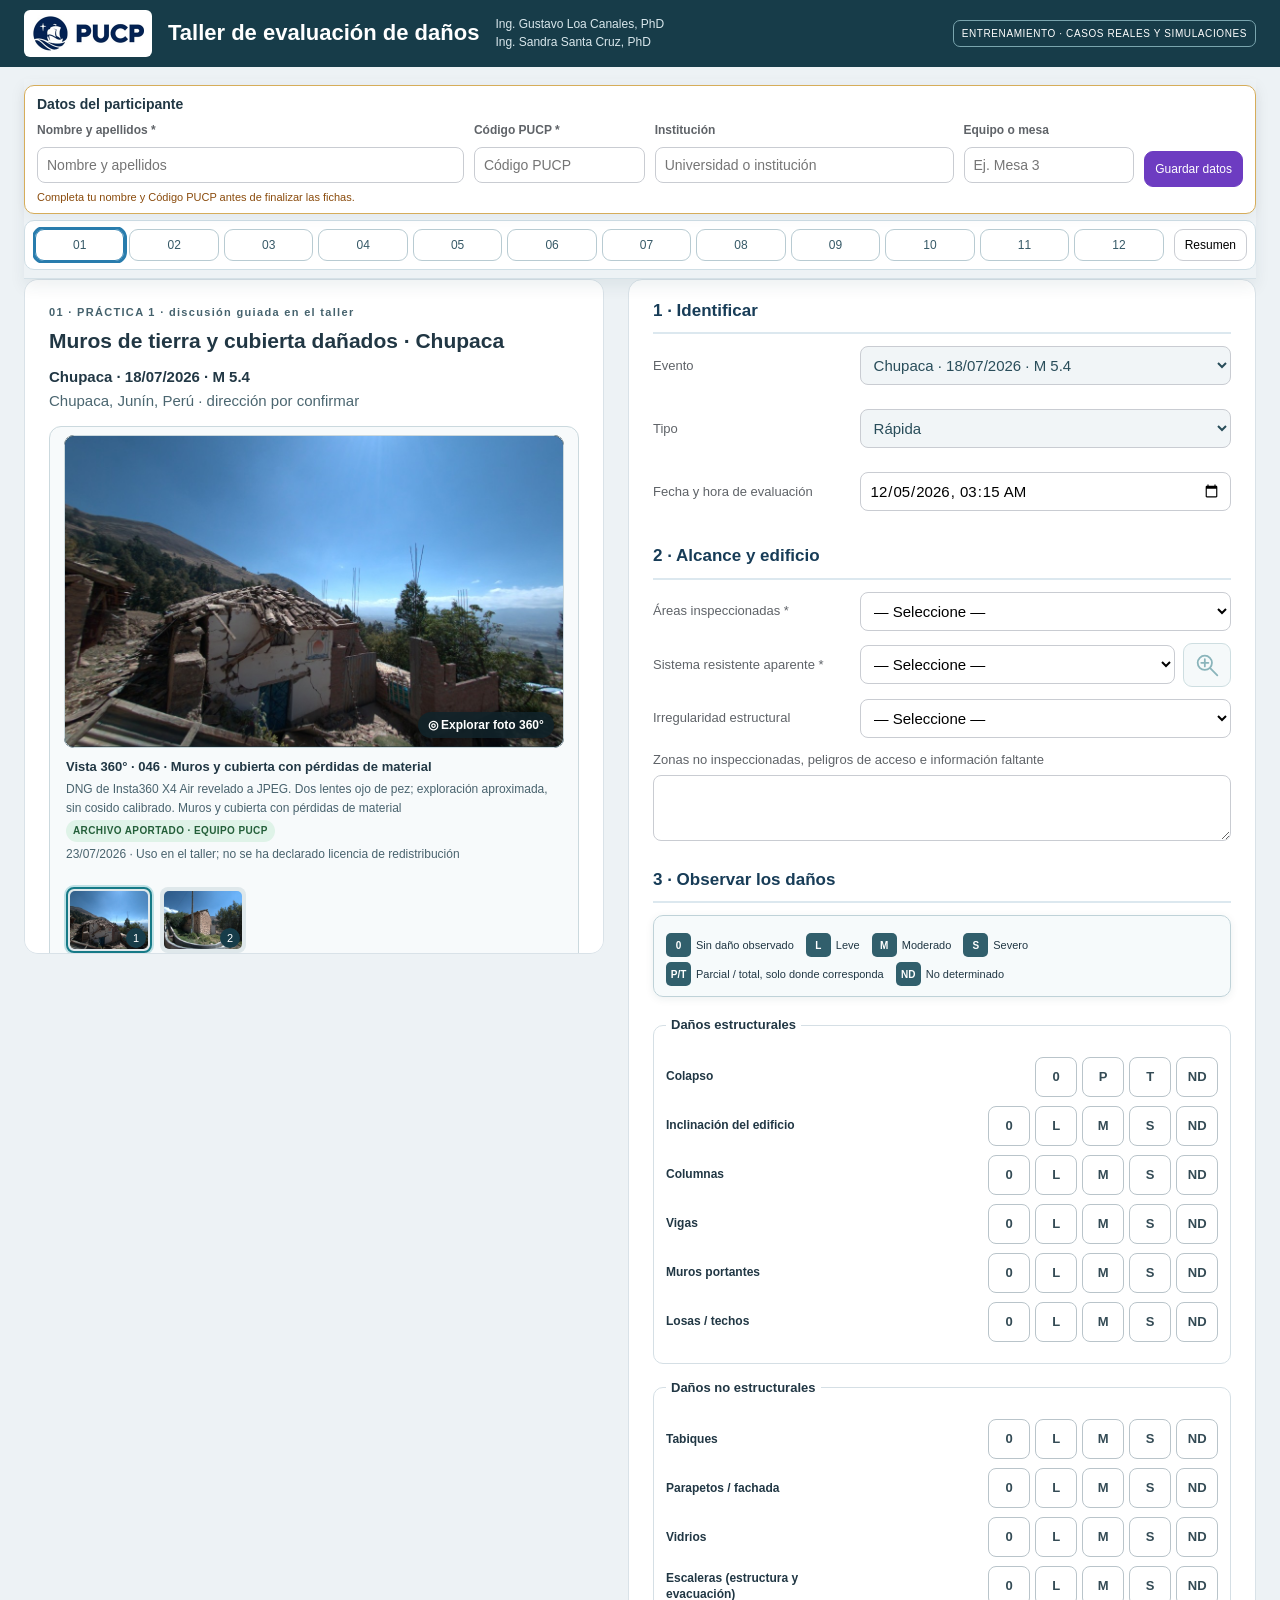
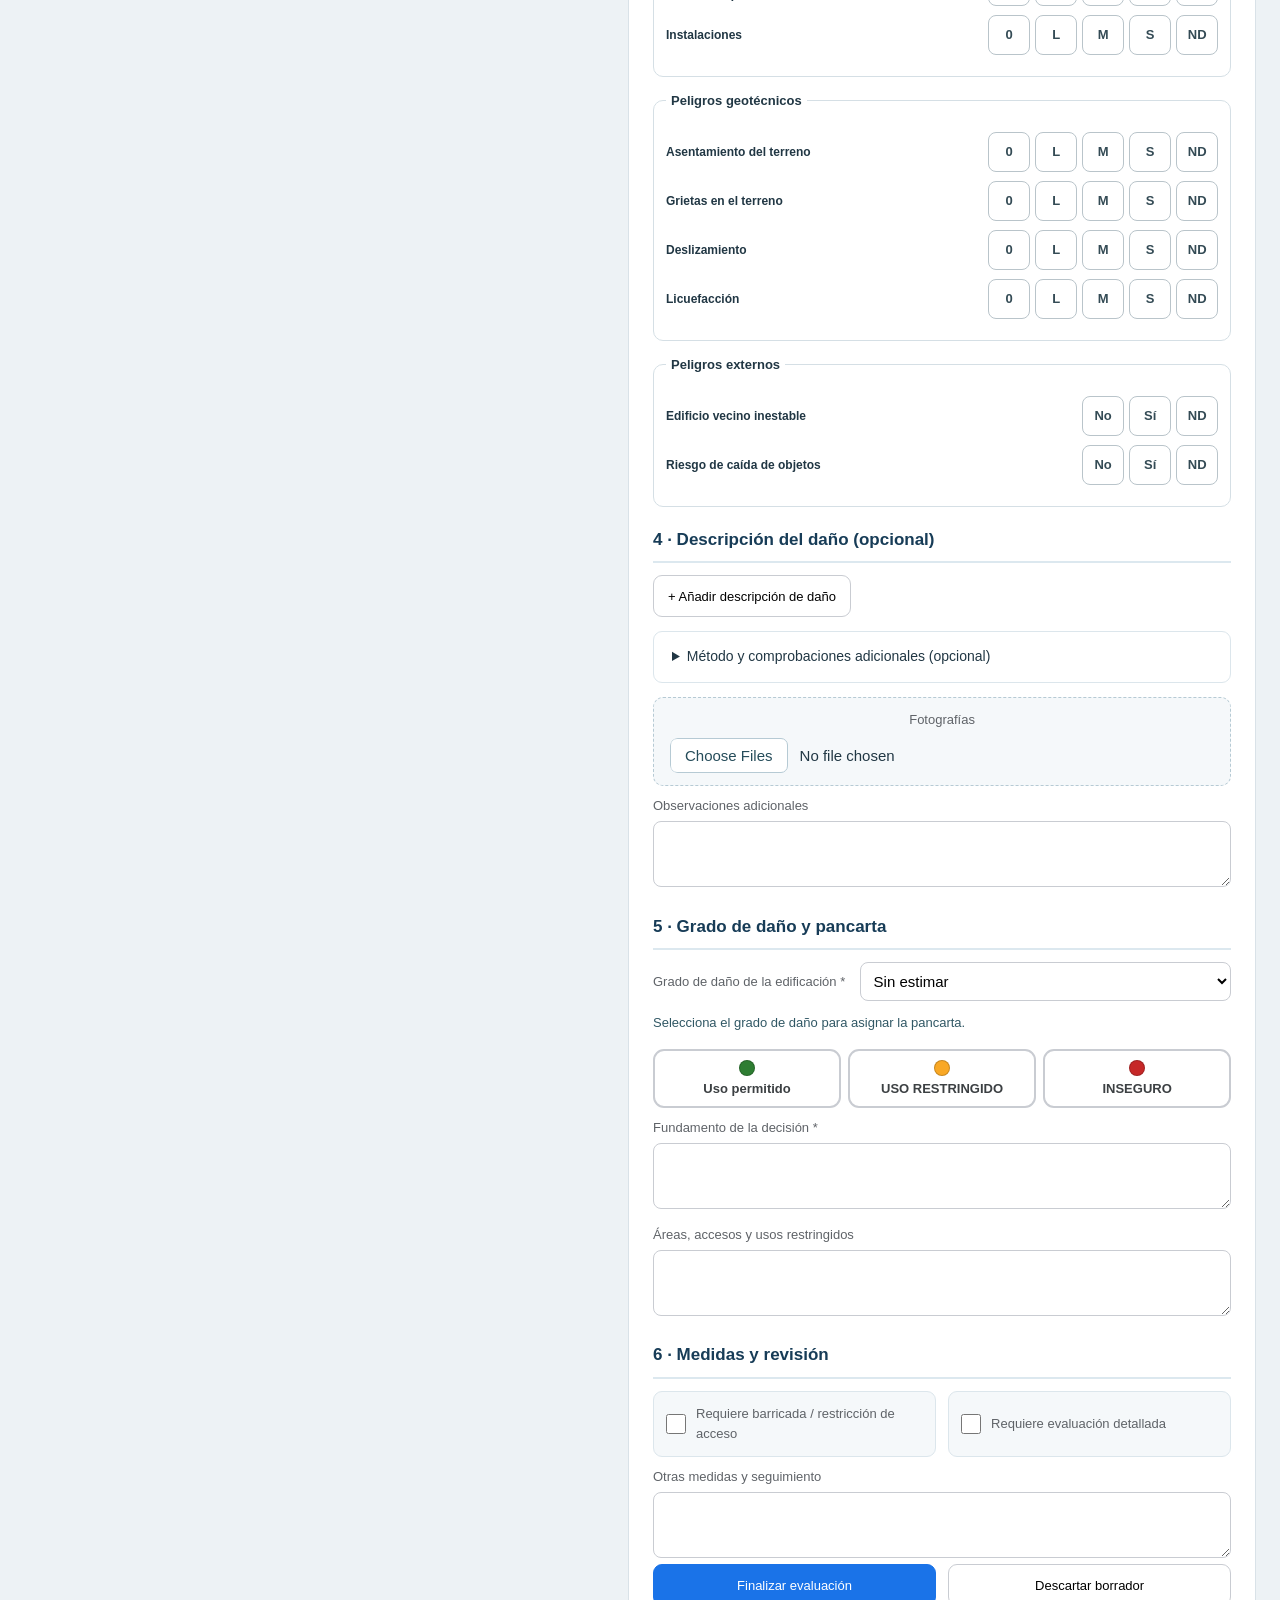
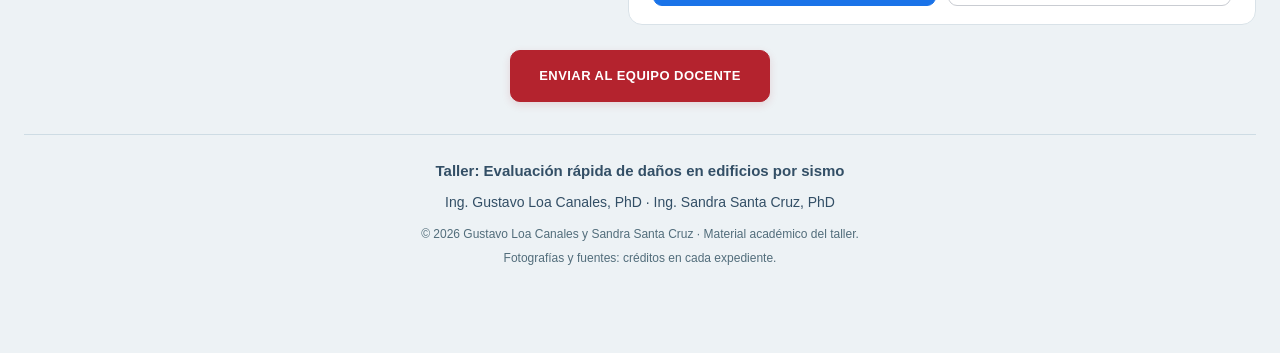
<file: docs/index.html>
<!doctype html>
<html lang="es">
<head>
  <meta charset="utf-8">
  <meta name="viewport" content="width=device-width,initial-scale=1">
  <title>sismoPUCP · Taller de daños</title>
  <link rel="stylesheet" href="css/app.css">
  <link rel="stylesheet" href="css/taller.css?v=movil-2">
  <link rel="stylesheet" href="css/taller-media.css?v=movil-2">
<link rel="stylesheet" href="css/marca-pucp.css?v=marca-2"></head>
<body class="taller">
  <header class="taller-header">
    <div><a class="pucp-brand" href="index.html" aria-label="PUCP · inicio del taller"><img src="data/marca/logo-pucp.png" width="224" height="74" alt="Pontificia Universidad Católica del Perú"></a><h1>Taller de evaluación de daños</h1><p class="header-docentes"><span>Ing. Gustavo Loa Canales, PhD<br>Ing. Sandra Santa Cruz, PhD</span></p></div>
    <span class="training-badge">ENTRENAMIENTO · CASOS REALES Y SIMULACIONES</span>
  </header>
  <main class="taller-main">
<div class="participant-dock" id="participantDock">
 <section class="taller-acceso participant-profile" aria-labelledby="datosParticipanteTitulo">
  <div class="profile-heading"><h2 id="datosParticipanteTitulo">Datos del participante</h2><button id="toggleProfile" type="button" aria-expanded="true" aria-controls="participantFields">Ocultar datos</button></div>
  <div class="perfil-grid" id="participantFields">
   <label>Nombre y apellidos *<input id="participantName" autocomplete="name" maxlength="120" placeholder="Nombre y apellidos" required></label>
   <label>Código PUCP *<input id="participantPUCP" autocomplete="off" maxlength="20" placeholder="Código PUCP" required></label>
   <label>Institución<input id="participantInstitution" autocomplete="organization" maxlength="120" placeholder="Universidad o institución"></label>
   <label>Equipo o mesa<input id="participantTeam" maxlength="80" placeholder="Ej. Mesa 3"></label>
   <button type="button" id="btnSaveProfile">Guardar datos</button>
  </div>
  <span id="profileStatus" role="status" aria-live="polite"></span>
 </section>
 <nav class="ruta-taller participant-route" aria-label="Elegir una de las doce fichas">
  <div class="ruta-resumen sr-only"><b id="progressText">0 de 12 completados</b></div>
  <div id="caseChips" class="casos-chips" aria-label="Progreso de casos"></div>
  <button id="btnResumen" aria-expanded="false">Resumen</button>
 </nav>
 <select id="caseSelect" hidden disabled aria-label="Elegir caso"></select>
 <button id="btnPrev" hidden disabled>Anterior</button><button id="btnNext" hidden disabled>Siguiente</button>
 <p id="status" class="sr-only" role="status">Preparando el taller…</p>
</div>
    <section class="paso-ficha" aria-label="Ficha de evaluación">
      <div class="taller-layout">
        <section id="expediente" aria-label="Expediente del caso"></section>
        <section class="taller-form" aria-label="Ficha de evaluación">
          <div id="sel"></div>
        </section>
      </div>

    </section>
    <div class="entrega-alumnos entrega-final"><button id="btnSendDelivery" type="button">ENVIAR AL EQUIPO DOCENTE</button><p id="deliveryStatus" role="status" aria-live="polite" hidden></p></div>
    <section id="resumenTaller" class="taller-resumen" hidden></section>
  <footer class="academic-footer"><strong>Taller: Evaluación rápida de daños en edificios por sismo</strong><p>Ing. Gustavo Loa Canales, PhD <span aria-hidden="true">·</span> Ing. Sandra Santa Cruz, PhD</p><small>© 2026 Gustavo Loa Canales y Sandra Santa Cruz · Material académico del taller.<br>Fotografías y fuentes: créditos en cada expediente.</small></footer></main>

<dialog id="confirmDelivery" class="confirm-delivery" aria-labelledby="confirmDeliveryTitle">
 <h2 id="confirmDeliveryTitle">¿Estás seguro de enviar tus respuestas al equipo docente?</h2>
 <p id="confirmDeliverySummary"></p><p>Se enviarán las fichas finalizadas. Revisa que estén todas las que deseas entregar: solo se permite un envío por Código PUCP en esta sesión. Los borradores y las fotografías añadidas permanecerán en tu dispositivo.</p>
 <div class="confirm-actions"><button id="cancelDelivery" type="button" autofocus>Volver a revisar</button><button id="acceptDelivery" type="button">Sí, enviar</button></div>
</dialog>
  <dialog id="imageViewer" class="image-viewer" aria-labelledby="imageViewerTitle">
    <div class="image-viewer-shell">
      <header class="image-viewer-header">
        <div>
          <p class="eyebrow">EVIDENCIA VISUAL</p>
          <h2 id="imageViewerTitle">Imagen del caso</h2>
        </div>
        <div class="image-viewer-actions">
          <button type="button" id="btnImageFullscreen">⛶ Pantalla completa</button>
          <button type="button" id="btnImageViewerClose" aria-label="Cerrar imagen ampliada">× Cerrar</button>
        </div>
      </header>
      <figure>
        <img id="imageViewerImg" alt="">
        <figcaption id="imageViewerCaption"></figcaption>
      </figure>
    </div>
  </dialog>

<dialog id="gradeGuide" class="grade-guide" aria-labelledby="gradeGuideTitle"><header><div><p class="eyebrow">GUÍA VISUAL · CINCO GRADOS</p><h2 id="gradeGuideTitle"></h2></div><button id="gradeGuideClose" type="button" autofocus aria-label="Cerrar guía">× Cerrar</button></header><p id="gradeGuideSystem"></p><div id="gradeGuideTabs" class="grade-guide-tabs"><button type="button" data-guia="confinada" aria-pressed="false">Albañilería confinada</button><button type="button" data-guia="tierra" aria-pressed="false">Tierra</button><button type="button" data-guia="concreto" aria-pressed="false">Concreto armado</button><button type="button" data-guia="albanileria" aria-pressed="false">Albañilería</button></div><div class="grade-guide-visual"><div class="grade-guide-scale"><div class="grado-color-verde"><strong>Grado 1</strong><span>VERDE</span></div><div class="grado-color-amarillo"><strong>Grado 2</strong><span>AMARILLO</span></div><div class="grado-color-amarillo"><strong>Grado 3</strong><span>AMARILLO</span></div><div class="grado-color-rojo"><strong>Grado 4</strong><span>ROJO</span></div><div class="grado-color-rojo"><strong>Grado 5</strong><span>ROJO</span></div></div><div id="gradeGuideCrop" class="grade-guide-crop"><img id="gradeGuideImage" alt=""></div></div><p class="grade-guide-note">Láminas ilustrativas aportadas por el equipo docente. La correspondencia grado–pancarta es la regla didáctica de este taller; la apariencia de una fachada por sí sola no determina la seguridad de uso.</p></dialog>
  <script>globalThis.SISMO_TALLER=true;</script>
  <script src="js/util.js"></script><script src="js/config.js"></script><script src="js/storage.js"></script><script src="js/dano-model.js?v=opcional-20261001"></script><script src="js/ficha-dano.js?v=avance-20261001"></script><script src="js/reportes.js"></script>
  <script src="js/guia-grados.js"></script>
  <script src="js/catalogo-taller.js?v=seguridad-20261001"></script><script src="js/taller-alumnos-casos.js?v=seguridad-20261001"></script>
  <script src="js/taller-recorridos.js"></script><script src="js/taller-360.js"></script><script src="js/taller.js?v=avance-20261001"></script>
  <script src="js/entregas-config.js"></script><script src="js/entregas.js?v=pruebas-20261001"></script>
</body>
</html>
</file>
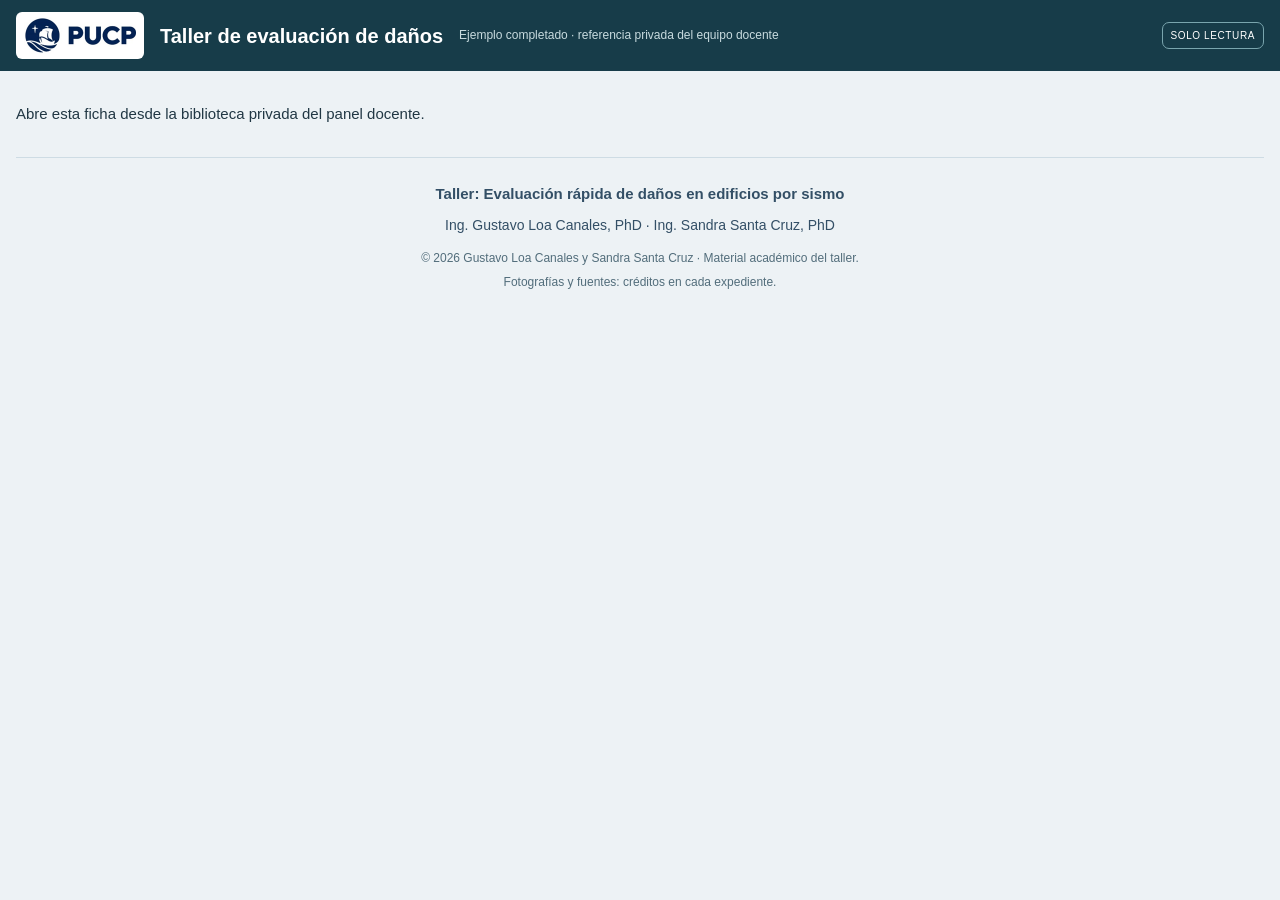
<file: docs/docente-ficha.html>
<!doctype html><html lang="es"><head><meta charset="utf-8"><meta name="viewport" content="width=device-width,initial-scale=1"><title>sismoPUCP · Ejemplo completado</title><link rel="stylesheet" href="css/app.css"><link rel="stylesheet" href="css/taller.css"><link rel="stylesheet" href="css/taller-media.css?v=movil-2"><style>.taller .taller-main{padding:16px;max-width:none}.taller .taller-header{padding:12px 16px}.taller .taller-header h1{font-size:20px}.ejemplo-profile{padding:12px 16px;background:white;border:1px solid #d9e2e8;border-radius:12px;margin-bottom:16px}.ejemplo-profile .perfil-grid{display:grid;grid-template-columns:repeat(3,minmax(0,1fr));margin:8px 0;gap:12px}.taller #sel textarea{resize:vertical}.taller #sel input:disabled,.taller #sel textarea:read-only,.taller #sel select:disabled{opacity:1;color:#254c5a;background:#f6f9fa}.taller #sel .dano-estado:disabled,.taller #sel .habbtn:disabled{opacity:1}.taller #sel .dano-estado.active{border-width:2px}.taller #sel .habbtn.active{box-shadow:0 0 0 2px currentColor}.taller .ejemplo-fotos img{width:100%;display:block;height:auto}.ejemplo-fotos figure{margin:0 0 18px}.ejemplo-fotos button{position:relative;width:100%;padding:0;overflow:hidden}.ejemplo-fotos button span{position:absolute;right:8px;bottom:8px;padding:5px 10px;background:#173c49e8;border-radius:20px;color:white}.ejemplo-fotos figcaption{font-size:12px;padding:8px 0}.ejemplo-fotos small{color:#506c76}.taller .ejemplo-note{padding:12px;border-left:3px solid #bf974d;background:#fff7df;font-size:12px}.taller .taller-form .ficha-v2>h3:first-of-type{margin-top:0}.taller #frameImageDialog{width:min(1000px,96vw);max-height:94dvh;border:0;border-radius:12px;background:#173c49;padding:16px}.taller #frameImageDialog::backdrop{background:#173c49c9}.taller #frameImageDialog img{max-width:100%;max-height:78dvh;display:block;margin:auto}.taller #frameImageClose{display:block;margin:0 0 12px auto}@media(max-width:650px){.ejemplo-profile .perfil-grid{grid-template-columns:1fr}.taller .taller-main{padding:10px}}</style><link rel="stylesheet" href="css/marca-pucp.css?v=marca-1"></head><body class="taller"><header class="taller-header"><div><a class="pucp-brand" href="index.html" aria-label="PUCP · inicio del taller"><img src="data/marca/logo-pucp.png" width="224" height="74" alt="Pontificia Universidad Católica del Perú"></a><h1>Taller de evaluación de daños</h1><p>Ejemplo completado · referencia privada del equipo docente</p></div><span class="training-badge">SOLO LECTURA</span></header><main class="taller-main"><p id="frameWaiting" role="status">Abre esta ficha desde la biblioteca privada del panel docente.</p><div id="frameWorkshop" hidden><section class="ejemplo-profile"><h2>Datos del participante del ejemplo</h2><div class="perfil-grid"><label>Nombre<input id="exampleParticipant" readonly></label><label>Institución<input value="Equipo docente · material formativo" readonly></label><label>Ficha<input id="exampleNumber" readonly></label></div><p class="ejemplo-note">Este ejemplo usa la misma ficha de los alumnos. Se consulta en modo de solo lectura y no genera una entrega.</p></section><div class="taller-layout"><section id="expediente"></section><section class="taller-form"><div id="sel"></div></section></div></div><footer class="academic-footer"><strong>Taller: Evaluación rápida de daños en edificios por sismo</strong><p>Ing. Gustavo Loa Canales, PhD <span aria-hidden="true">·</span> Ing. Sandra Santa Cruz, PhD</p><small>© 2026 Gustavo Loa Canales y Sandra Santa Cruz · Material académico del taller.<br>Fotografías y fuentes: créditos en cada expediente.</small></footer></main><dialog id="gradeGuide" class="grade-guide" aria-labelledby="gradeGuideTitle"><header><div><p class="eyebrow">GUÍA VISUAL · CINCO GRADOS</p><h2 id="gradeGuideTitle"></h2></div><button id="gradeGuideClose" type="button" autofocus aria-label="Cerrar guía">× Cerrar</button></header><p id="gradeGuideSystem"></p><div id="gradeGuideTabs" class="grade-guide-tabs"><button type="button" data-guia="confinada" aria-pressed="false">Albañilería confinada</button><button type="button" data-guia="tierra" aria-pressed="false">Tierra</button><button type="button" data-guia="concreto" aria-pressed="false">Concreto armado</button><button type="button" data-guia="albanileria" aria-pressed="false">Albañilería</button></div><div class="grade-guide-visual"><div class="grade-guide-scale"><div class="grado-color-verde"><strong>Grado 1</strong><span>VERDE</span></div><div class="grado-color-amarillo"><strong>Grado 2</strong><span>AMARILLO</span></div><div class="grado-color-amarillo"><strong>Grado 3</strong><span>AMARILLO</span></div><div class="grado-color-rojo"><strong>Grado 4</strong><span>ROJO</span></div><div class="grado-color-rojo"><strong>Grado 5</strong><span>ROJO</span></div></div><div id="gradeGuideCrop" class="grade-guide-crop"><img id="gradeGuideImage" alt=""></div></div><p class="grade-guide-note">Láminas ilustrativas aportadas por el equipo docente. La correspondencia grado–pancarta es la regla didáctica de este taller; la apariencia de una fachada por sí sola no determina la seguridad de uso.</p></dialog><dialog id="frameImageDialog" aria-label="Fotografía ampliada"><button id="frameImageClose" type="button" autofocus>× Cerrar</button><img id="frameImage" alt=""></dialog><script>globalThis.SISMO_TALLER=true;const S={eventos:[],evalsByBuilding:{},draft:null};const Storage={loadDraft:()=>null};</script><script src="js/util.js"></script><script src="js/config.js"></script><script src="js/dano-model.js?v=opcional-20261001"></script><script src="js/ficha-dano.js?v=opcional-20261001"></script><script src="js/guia-grados.js"></script><script src="js/docente-ficha.js?v=20261001-3"></script></body></html>
</file>
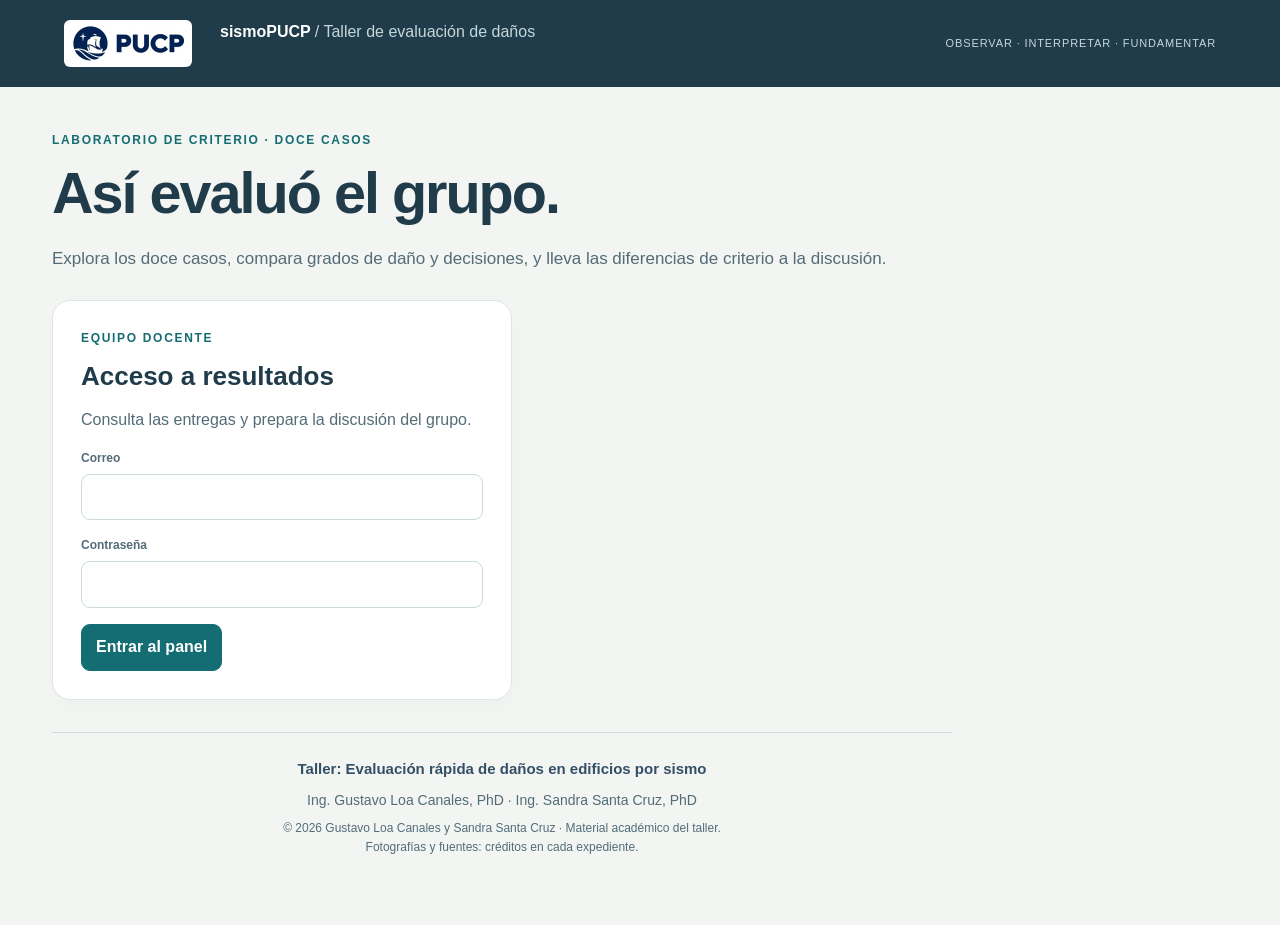
<file: docs/docente.html>
<!doctype html><html lang="es"><head><meta charset="utf-8"><meta name="viewport" content="width=device-width,initial-scale=1"><title>sismoPUCP · Resultados del taller</title><link rel="stylesheet" href="css/resultados.css?v=alumnos-20261001"><link rel="stylesheet" href="css/marca-pucp.css?v=marca-1"></head><body>
<header class="topbar"><a class="pucp-brand" href="index.html" aria-label="PUCP · inicio del taller"><img src="data/marca/logo-pucp.png" width="224" height="74" alt="Pontificia Universidad Católica del Perú"></a><a href="index.html">sismoPUCP <span> / Taller de evaluación de daños</span></a><span class="tag">OBSERVAR · INTERPRETAR · FUNDAMENTAR</span></header>
<main><header class="hero"><p class="eyebrow">LABORATORIO DE CRITERIO · DOCE CASOS</p><h1>Así evaluó el grupo.</h1><p class="lead">Explora los doce casos, compara grados de daño y decisiones, y lleva las diferencias de criterio a la discusión.</p></header>
<section id="login" class="panel login"><p class="eyebrow">EQUIPO DOCENTE</p><h2>Acceso a resultados</h2><p>Consulta las entregas y prepara la discusión del grupo.</p><form id="loginForm"><label for="email">Correo</label><input id="email" type="email" autocomplete="username" required><label for="password">Contraseña</label><input id="password" type="password" autocomplete="current-password" required><button id="signIn" class="primary">Entrar al panel</button></form></section>
<p id="teacherStatus" role="status" class="status"></p>
<div id="dashboard" hidden>
<div class="toolbar"><div><label for="sessionFilter">Grupo de análisis</label><select id="sessionFilter"><option value="">Todas las sesiones</option></select></div><div class="expected-students-control"><label for="expectedStudents">Alumnos esperados</label><input id="expectedStudents" type="number" min="1" max="10000" step="1" value="40" inputmode="numeric"><small id="expectedStudentsStatus" role="status">Cantidad editable para el grupo seleccionado.</small></div><button id="refreshStats" type="button">↻ Actualizar resultados</button><button id="present" class="primary" aria-pressed="false">Modo presentación</button></div>
<section id="statistics" aria-labelledby="statisticsTitle"><div class="section-heading"><div><p class="eyebrow">01 / PARTICIPACIÓN</p><h2 id="statisticsTitle">El taller en cifras</h2></div><span class="tag">ÚLTIMA RESPUESTA POR ALUMNO Y FICHA</span></div><div id="statsSummary" class="stats-summary"></div><div id="statsEmpty" class="empty-dashboard" hidden><span>El grupo todavía no ha enviado respuestas</span><p>Los gráficos se completarán con las entregas recibidas. Puedes actualizar los resultados durante el taller.</p></div><div id="overviewInsights" class="insight-grid"></div>
<section class="panel"><div class="section-heading"><div><p class="eyebrow">02 / COMPARAR LOS CASOS</p><h2>Decisiones y participación</h2></div><div class="chart-legend"><span><i class="color-green"></i>Habitable</span><span><i class="color-amber"></i>Uso restringido</span><span><i class="color-red"></i>Inseguro</span></div></div><p>Selecciona una ficha para explorar sus respuestas. Cada barra muestra la proporción de decisiones entre quienes respondieron ese caso.</p><div id="decisionChart"></div></section><section class="panel"><p class="eyebrow">03 / GRADOS DE DAÑO</p><h2>¿Dónde difieren las lecturas?</h2><p>El color más intenso indica una mayor proporción de respuestas para ese grado. Los porcentajes se calculan dentro de cada caso.</p><div class="scroll"><table class="grade-heatmap"><thead><tr><th>Ficha / caso</th><th>Grado 1</th><th>Grado 2</th><th>Grado 3</th><th>Grado 4</th><th>Grado 5</th></tr></thead><tbody id="gradeHeatmap"></tbody></table></div><p id="gradeDataNote" class="method" hidden></p></section><details class="panel"><summary>Ver tabla completa de decisiones</summary><p class="eyebrow">DECISIONES</p><h2>¿Cómo interpretamos cada caso?</h2><p>Compara la distribución de decisiones. Una coincidencia entre alumnos no constituye, por sí sola, una validación técnica.</p><div class="scroll"><table><thead><tr><th>Ficha</th><th>Respuestas</th><th>Habitable</th><th>Uso restringido</th><th>Inseguro</th></tr></thead><tbody id="statsCases"></tbody></table></div><div class="discussion"><strong>Para conversar</strong><p>¿Qué evidencia sustenta la decisión? ¿Qué explica las diferencias de criterio? ¿Qué información adicional permitiría reducir la incertidumbre?</p></div></details>
<section class="panel" id="caseAnalysis"><div class="section-heading"><div><p class="eyebrow">04 / EXPLORAR UNA FICHA</p><h2 id="caseAnalysisTitle">Análisis del caso</h2></div><div><label for="statsCaseFilter">Explorar ficha</label><select id="statsCaseFilter"></select></div></div><div id="caseInsights" class="case-kpis"></div><div id="caseCharts" class="case-chart-grid"></div><div class="chart-heading"><h3>Daño observado e incertidumbre</h3><p>Distribución por rubro; los campos sin respuesta también se muestran.</p></div><div id="damageChart"></div><section class="reason-explorer"><div class="chart-heading"><h3>Los fundamentos detrás de la decisión</h3><p>Lee las respuestas del grupo sin nombres ni códigos en esta vista.</p></div><div class="reason-controls"><div><label for="reasonDecision">Decisión</label><select id="reasonDecision"><option value="">Todas</option><option value="habitable">Habitable</option><option value="uso_restringido">Uso restringido</option><option value="inseguro">Inseguro</option></select></div><div><label for="reasonSearch">Buscar en fundamentos y limitaciones</label><input id="reasonSearch" type="search" placeholder="Ej. grietas, interior, fachada"></div></div><p id="reasonCount" class="method"></p><div id="reasonCards"></div><button type="button" id="reasonMore" hidden>Ver más fundamentos</button></section><details class="raw-statistics"><summary>Ver frecuencias exactas de todos los campos</summary><p>Estados registrados por los participantes para cada elemento o condición observada.</p><div class="scroll"><table><thead><tr><th>Rubro</th><th>Estado registrado</th><th>Participantes</th><th>Porcentaje</th></tr></thead><tbody id="statsDamage"></tbody></table></div><h3>Otros campos de la ficha</h3><div class="scroll"><table><thead><tr><th>Campo</th><th>Respuesta</th><th>Participantes</th><th>Porcentaje</th></tr></thead><tbody id="statsFields"></tbody></table></div><p>Los fundamentos, limitaciones, restricciones, medidas, observaciones y registros por elemento se conservan íntegros en el detalle y el CSV. Su presencia se resume aquí; el contenido libre requiere revisión docente.</p></details><p id="statsNote" class="method"></p></section></section>
<section class="panel docente-library"><div class="section-heading"><div><p class="eyebrow">REFERENCIAS · EQUIPO DOCENTE</p><h2>Ejemplos completados</h2></div><button id="showExamples" type="button" aria-expanded="false">Abrir biblioteca privada</button></div><p>Seis fichas documentales para preparar y conducir la discusión. Se mantienen separadas de las entregas y estadísticas del grupo.</p><p id="examplesStatus" role="status"></p><div id="examplesLibrary" hidden><label for="exampleSelect">Ejemplo a revisar</label><select id="exampleSelect"></select><article id="exampleContent"></article></div></section><details class="panel management"><summary>Gestión docente y entregas individuales <span>Acceso privado</span></summary><div class="admin-buttons"><button id="reload">Actualizar datos</button><button id="csv">Descargar CSV para Excel</button><button id="signOut">Cerrar sesión</button></div><details class="import-private"><summary>Cargar los seis ejemplos privados</summary><p>Selecciona el archivo del banco preparado por el equipo docente. Las fichas y fotografías se guardan con acceso exclusivo para docentes.</p><label for="importExamples">Archivo del banco docente (.json)</label><input type="file" id="importExamples" accept="application/json,.json"><button type="button" id="uploadExamples">Guardar banco privado</button></details><h3>Recepción de entregas</h3><div id="sessions"></div><h3>Historial de entregas</h3><p id="teacherCount"></p><div class="scroll"><table><thead><tr><th>Fecha (Lima)</th><th>Alumno</th><th>Código PUCP</th><th>Institución</th><th>Equipo</th><th>Fichas</th><th>Detalle</th></tr></thead><tbody id="deliveries"></tbody></table></div><button id="more" hidden>Cargar más entregas</button><article id="detail" hidden><h3>Respuestas de la entrega</h3><pre id="detailText"></pre></article></details>
</div><footer class="academic-footer"><strong>Taller: Evaluación rápida de daños en edificios por sismo</strong><p>Ing. Gustavo Loa Canales, PhD <span aria-hidden="true">·</span> Ing. Sandra Santa Cruz, PhD</p><small>© 2026 Gustavo Loa Canales y Sandra Santa Cruz · Material académico del taller.<br>Fotografías y fuentes: créditos en cada expediente.</small></footer></main><dialog id="deleteTrialDialog" class="delete-trial-dialog" aria-labelledby="deleteTrialTitle"><h2 id="deleteTrialTitle">Borrar esta entrega de prueba</h2><p id="deleteTrialSummary"></p><p>Se borrará únicamente esta entrega y las fichas que contiene. Si no queda otra entrega de ese código en la misma sesión, podrá enviar nuevamente. Esta acción no se puede deshacer.</p><p id="deleteTrialError" role="alert"></p><div class="admin-buttons"><button id="cancelDeleteTrial" type="button">Cancelar</button><button id="acceptDeleteTrial" class="delete-trial" type="button">Borrar esta prueba</button></div></dialog><dialog id="exampleImageDialog" class="example-image-dialog" aria-label="Fotografía del ejemplo"><button type="button" id="closeExampleImage" autofocus>× Cerrar</button><img id="exampleFullImage" alt=""></dialog><script src="js/entregas-config.js"></script><script src="js/catalogo-taller.js?v=seguridad-20261001"></script><script src="js/estadisticas.js?v=analitica-20261001"></script><script src="js/analitica.js?v=alumnos-20261001"></script><script src="js/docente.js?v=alumnos-20261001"></script><script src="js/ejemplos-docentes.js?v=20261001-3"></script></body></html>
</file>
<file: docs/css/app.css>
:root{
  --panel:rgba(255,255,255,.97);
  --b:#d8dce2;
  --txt:#202124;
  --mut:#5f6368;
  --blue:#1a73e8;
  --green:#2e7d32;
  --yellow:#f9a825;
  --orange:#ef6c00;
  --red:#c62828;
  --darkred:#8e0000;
  --cyan:#00acc1;
  --gray:#8a8f94;
  --purple:#6a1b9a;
  --line:var(--b);
  --muted:var(--mut);
  --topbar-h:56px;
}

html,body,#map{height:100%;width:100%;margin:0;font-family:Arial,Helvetica,sans-serif;color:var(--txt)}
#map{background:#e8eaed}
*{-webkit-tap-highlight-color:transparent}

/* ---------- Barra superior ---------- */
#topbar{
  position:fixed;z-index:1100;top:0;left:0;right:0;height:var(--topbar-h);
  display:flex;align-items:center;gap:12px;padding:0 12px 0 54px;box-sizing:border-box;
  background:var(--panel);border-bottom:1px solid var(--b);box-shadow:0 2px 10px rgba(0,0,0,.12);
}
.brand h1{margin:0;font-size:16px;line-height:1.1}
.brand .sub{font-size:11px;color:var(--mut)}
.viewtoggle{margin-left:auto;display:flex;border:1px solid #c9ccd2;border-radius:10px;overflow:hidden}
.vtab{border:none;background:#fff;padding:9px 16px;font-size:13px;font-weight:700;cursor:pointer;color:var(--mut)}
.vtab.active{background:var(--blue);color:#fff}
#btnInstallApp{margin-left:10px;padding:9px 14px;border-radius:10px;border:1px solid var(--blue);background:#fff;color:var(--blue);font-size:13px;font-weight:700;cursor:pointer;min-height:0}
@media(max-width:820px){#btnInstallApp{margin-left:6px;padding:8px 10px;font-size:12px}}
#tabDespues.active{background:var(--red)}

/* Leaflet debajo de la barra */
.leaflet-top{top:calc(var(--topbar-h) + 6px)}

/* ---------- Panel ---------- */
#panel,#configPanel{
  position:fixed;z-index:1000;top:calc(var(--topbar-h) + 12px);right:12px;width:430px;
  max-height:calc(100% - var(--topbar-h) - 26px);overflow-y:auto;overflow-x:hidden;
  background:var(--panel);border:1px solid var(--b);border-radius:16px;
  box-shadow:0 3px 14px rgba(0,0,0,.18);padding:14px;box-sizing:border-box;
  overscroll-behavior:contain;-webkit-overflow-scrolling:touch;scroll-behavior:smooth;
  transition:transform .22s ease,opacity .22s ease,visibility .22s;
}
#sheetHandle{display:none}
#fabPanel{display:none}
body.panel-hidden #panel{transform:translateX(calc(100% + 34px));opacity:0;visibility:hidden}
body.panel-hidden #fabPanel{display:block;position:fixed;z-index:1050;right:14px;top:calc(var(--topbar-h) + 14px);width:48px;height:48px;min-height:0;padding:0;border-radius:50%;background:#fff;border:1px solid var(--b);box-shadow:0 3px 12px rgba(0,0,0,.25);font-size:20px}

/* Panel de configuración de la base (separado del flujo de inspección) */
#configPanel{
  left:12px;right:auto;z-index:1080;
  visibility:hidden;opacity:0;transform:translateY(8px);
  transition:opacity .2s ease,transform .2s ease,visibility .2s;
}
#configPanel.open{visibility:visible;opacity:1;transform:none}
#cfgHandle{display:none}
.cfg-head{display:flex;align-items:center;justify-content:space-between;gap:10px;margin-bottom:4px}
.cfg-head h2{margin:0}
.cfg-close{width:36px;height:36px;min-height:0;flex:0 0 auto;padding:0;border-radius:50%;font-size:15px;color:var(--mut)}
.cfg-close:active{transform:scale(.92)}
.cfg-intro{font-size:12px;color:var(--mut);line-height:1.4;background:#f1f3f4;border-radius:10px;padding:9px 11px;margin-bottom:4px}
.cfg-first{border-top:none;margin-top:10px;padding-top:0}
#btnOpenConfig{background:#eef3fe;border-color:#c9dcfb;color:#174ea6;font-weight:600}
#btnOpenConfig:active{transform:scale(.99)}

.sec{border-top:1px solid #e3e5e8;margin-top:13px;padding-top:12px}
.sec:first-child{border-top:none;margin-top:0;padding-top:0}
details.sec summary{cursor:pointer;list-style:none;display:flex;align-items:center}
details.sec summary::after{content:'▸';margin-left:6px;color:var(--mut);transition:transform .15s}
details.sec[open] summary::after{transform:rotate(90deg)}
details.sec summary h3{display:inline;margin:0}
h2{margin:0 0 10px;font-size:16px}
h3{margin:0 0 8px;font-size:13px;color:#3c4043}
h4{margin:10px 0 6px;font-size:12px;color:#3c4043}
label{display:block;font-size:11px;color:var(--mut);margin:0 0 4px}
input,select,textarea,button{box-sizing:border-box;width:100%;font-family:inherit}
input,select,textarea{border:1px solid #c9ccd2;border-radius:8px;padding:9px;background:#fff;font-size:13px}
textarea{min-height:58px;resize:vertical}
button{border:1px solid #c9ccd2;border-radius:9px;background:#fff;padding:10px 9px;font-size:13px;cursor:pointer;min-height:40px}
button.primary{background:var(--blue);border-color:var(--blue);color:#fff}
button.danger{background:#fff5f5;color:#b3261e;border-color:#f2b8b5}
.grid2{display:grid;grid-template-columns:1fr 1fr;gap:7px}
.grid3{display:grid;grid-template-columns:1fr 1fr 1fr;gap:7px}
.row{display:grid;grid-template-columns:1fr 1fr;gap:8px;margin-bottom:8px}
.row3{display:grid;grid-template-columns:1fr 1fr 1fr;gap:8px;margin-bottom:8px}
.status{margin-top:8px;padding:9px;border-radius:10px;background:#f1f3f4;color:#3c4043;font-size:12px;line-height:1.35}
.hint,.mini{color:var(--mut);font-size:11px;line-height:1.35;margin-top:6px}
.stat{display:flex;justify-content:space-between;align-items:center;margin:6px 0;gap:8px;font-size:12px}
.legend{display:flex;align-items:center;gap:8px;margin:5px 0;font-size:12px}
.sw{width:14px;height:14px;border-radius:4px;border:1px solid rgba(0,0,0,.25);flex:0 0 auto}
.card{background:#fff;border:1px solid #e0e3e7;border-radius:12px;padding:10px}
.badge{display:inline-block;padding:2px 7px;border-radius:999px;background:#eef3fe;color:#174ea6;font-size:11px;margin:2px 2px 2px 0;white-space:nowrap}
.badge.cat{background:#e6f4ea;color:#137333}
.badge.man{background:#fef7e0;color:#b06000}
.badge.empty{background:#f1f3f4;color:#5f6368}
.badge.hab-habitable{background:#e6f4ea;color:#137333}
.badge.hab-uso_restringido{background:#fef7e0;color:#b06000}
.badge.hab-inseguro{background:#fce8e6;color:#b3261e}
table.info{width:100%;border-collapse:collapse;font-size:11px;margin-top:7px}
table.info td{border-top:1px solid #eef0f2;padding:4px 2px;vertical-align:top}
table.info td:first-child{color:var(--mut);width:38%}
.bar{height:9px;border-radius:999px;background:#edf0f4;overflow:hidden;margin-top:3px}
.bar span{display:block;height:100%;border-radius:999px}

/* ---------- Tabs del edificio ---------- */
.dtabs{display:flex;gap:5px;margin:8px 0}
.dtab{flex:1;padding:8px 4px;font-size:12px;font-weight:700;border-radius:9px;background:#f1f3f4;border:1px solid #e0e3e7;color:var(--mut)}
.dtab.active{background:var(--blue);border-color:var(--blue);color:#fff}

/* ---------- Ficha de daño: controles táctiles ---------- */
.habgrid{display:grid;grid-template-columns:1fr 1fr 1fr;gap:7px;margin:6px 0 10px}
.habbtn{padding:12px 4px;font-size:12px;font-weight:700;border-radius:11px;border:2px solid #c9ccd2;background:#fff;color:#3c4043;line-height:1.2}
.habbtn .dot{display:block;width:16px;height:16px;border-radius:50%;margin:0 auto 5px;border:1px solid rgba(0,0,0,.2)}
.habbtn[data-v="habitable"] .dot{background:var(--green)}
.habbtn[data-v="uso_restringido"] .dot{background:var(--yellow)}
.habbtn[data-v="inseguro"] .dot{background:var(--red)}
.habbtn.active[data-v="habitable"]{border-color:var(--green);background:#e6f4ea}
.habbtn.active[data-v="uso_restringido"]{border-color:var(--yellow);background:#fef7e0}
.habbtn.active[data-v="inseguro"]{border-color:var(--red);background:#fce8e6}

.sevrow{display:flex;align-items:center;gap:6px;margin:4px 0}
.sevrow .sevlabel{flex:1 1 auto;font-size:12px;min-width:0}
.sevgroup{display:flex;gap:3px;flex:0 0 auto}
.sevbtn{width:40px;min-height:34px;padding:6px 0;font-size:11px;font-weight:700;border-radius:8px;border:1.5px solid #c9ccd2;background:#fff;color:var(--mut)}
.sevbtn.active{color:#fff}
.sevbtn.active[data-v="ninguno"],.sevbtn.active[data-v="no"]{background:var(--gray);border-color:var(--gray)}
.sevbtn.active[data-v="leve"]{background:var(--yellow);border-color:var(--yellow);color:#5f4200}
.sevbtn.active[data-v="moderado"],.sevbtn.active[data-v="parcial"]{background:var(--orange);border-color:var(--orange)}
.sevbtn.active[data-v="severo"],.sevbtn.active[data-v="total"],.sevbtn.active[data-v="si"]{background:var(--red);border-color:var(--red)}

.chkrow{display:flex;align-items:center;gap:8px;margin:6px 0;font-size:12px}
.chkrow input[type=checkbox]{width:20px;height:20px;flex:0 0 auto}

.fotos{display:flex;flex-wrap:wrap;gap:6px;margin-top:6px}
.fotos .ph{position:relative;width:74px;height:74px;border-radius:9px;overflow:hidden;border:1px solid #e0e3e7}
.fotos .ph img{width:100%;height:100%;object-fit:cover}
.fotos .ph button{position:absolute;top:2px;right:2px;width:22px;height:22px;min-height:0;padding:0;border-radius:50%;background:rgba(0,0,0,.55);color:#fff;border:none;font-size:12px;line-height:1}

.evalitem{border:1px solid #e0e3e7;border-radius:10px;padding:8px;margin:6px 0;font-size:12px;background:#fafbfc}
.evalitem .top{display:flex;justify-content:space-between;gap:6px;align-items:center}
.evalitem.annulled{opacity:.72;background:#f1f2f3;border-style:dashed}.record-state{display:inline-block;margin-left:4px;padding:2px 5px;border-radius:999px;font-size:8px;font-weight:800;vertical-align:middle}.record-state.pending{background:#fff0cf;color:#805400}.record-state.ok{background:#dff1e4;color:#28613a}.record-state.off{background:#eceff0;color:#5f6d72}.permission-note{margin:8px 0 0;padding:7px;border-radius:6px;background:#eef2f4;color:#53676e;font-size:10px}

/* ---------- Editor de huellas ---------- */
#editBar{
  position:fixed;z-index:1200;top:calc(var(--topbar-h) + 10px);left:50%;transform:translateX(-50%);
  display:flex;flex-wrap:wrap;align-items:center;justify-content:center;gap:8px;max-width:calc(100% - 24px);box-sizing:border-box;
  background:var(--panel);border:1px solid var(--b);border-radius:12px;
  box-shadow:0 3px 14px rgba(0,0,0,.22);padding:8px 10px;
}
#editBar span{font-size:12px;color:#3c4043;line-height:1.3}
#editBar button{width:auto;min-height:36px;padding:7px 12px;white-space:nowrap}
.vtx{
  background:#fff;border:3px solid var(--cyan);border-radius:50%;
  box-shadow:0 1px 5px rgba(0,0,0,.4);cursor:grab;
}

/* ---------- Botones flotantes ---------- */
#fabLocate,#fabConfig{
  position:fixed;z-index:1050;left:12px;width:52px;height:52px;min-height:0;
  border-radius:50%;font-size:22px;background:#fff;border:1px solid var(--b);
  box-shadow:0 3px 12px rgba(0,0,0,.25);padding:0;
  transition:transform .12s ease,box-shadow .12s ease;
}
#fabLocate{bottom:24px}
#fabConfig{bottom:86px;z-index:1090}
#fabLocate:active,#fabConfig:active{transform:scale(.9)}
#fabConfig.active{background:var(--blue);color:#fff;border-color:var(--blue);box-shadow:0 4px 16px rgba(26,115,232,.45)}

/* ---------- Leyenda flotante sobre el mapa ---------- */
.maplegend{
  background:var(--panel);border:1px solid var(--b);border-radius:12px;
  box-shadow:0 3px 12px rgba(0,0,0,.22);font-size:12px;color:var(--txt);
  max-width:238px;overflow:hidden;
}
.maplegend .ml-head{display:flex;align-items:center;justify-content:space-between;gap:10px;padding:8px 11px;cursor:pointer;font-weight:700;user-select:none}
.maplegend .ml-caret{color:var(--mut);transition:transform .15s}
.maplegend.collapsed .ml-caret{transform:rotate(-90deg)}
.maplegend .ml-body{padding:2px 11px 10px;max-height:52vh;overflow-y:auto;overscroll-behavior:contain;-webkit-overflow-scrolling:touch}
.maplegend.collapsed .ml-body{display:none}
.maplegend .ml-sec{font-size:10px;font-weight:700;text-transform:uppercase;letter-spacing:.4px;color:var(--mut);margin:8px 0 2px;padding-top:7px;border-top:1px solid #e3e5e8}
.maplegend .legend{margin:3px 0;line-height:1.25}
.maplegend .sw.poly{border-style:dashed;border-color:#7a7f85}
.maplegend .sw.dot{border-radius:50%}

/* Cabecera de grupo (edificios) y filas de capa con casilla — acordeón estilo USGS */
.maplegend .ml-ghead,.maplegend .ml-layer{display:flex;align-items:center;gap:8px;padding:5px 0}
.maplegend .ml-ghead{cursor:pointer}
.maplegend .ml-ghead>span:first-child{flex:1;font-size:11px;color:var(--mut);line-height:1.3}
.maplegend .ml-check{display:flex;align-items:center;gap:8px;margin:0;flex:1;cursor:pointer;font-size:12px;color:var(--txt);min-width:0}
.maplegend .ml-check input{width:17px;height:17px;flex:0 0 auto;margin:0;accent-color:var(--blue);cursor:pointer}
.maplegend .ml-check span{font-weight:600;overflow:hidden;text-overflow:ellipsis;white-space:nowrap}
.maplegend .ml-caret2{flex:0 0 auto;color:var(--mut);font-size:11px;cursor:pointer;padding:2px 4px;transition:transform .15s}
.maplegend .ml-caret2:not(.open){transform:rotate(-90deg)}
.maplegend .ml-detail{padding:2px 0 6px;margin:0 0 2px 8px;border-left:2px solid #e6e8eb;padding-left:9px}

/* ---------- Móvil: bottom sheet ---------- */
@media(max-width:820px){
  #topbar{padding-left:12px;gap:8px}
  .brand .sub{display:none}
  .brand h1{font-size:14px}
  .leaflet-top{top:calc(var(--topbar-h) + 4px)}

  #panel{
    top:auto;left:0;right:0;bottom:0;width:auto;border-radius:16px 16px 0 0;
    transition:height .2s ease;padding-top:4px;
  }
  #panel.sheet-peek{height:52px;overflow:hidden}
  #panel.sheet-half{height:48%}
  #panel.sheet-full{height:calc(100% - var(--topbar-h) - 4px);max-height:none}

  /* Configuración a pantalla completa en móvil */
  #configPanel{
    top:var(--topbar-h);left:0;right:0;bottom:0;width:auto;max-height:none;
    border-radius:16px 16px 0 0;padding-top:4px;transform:translateY(14px);
  }
  .cfg-head{position:sticky;top:0;background:var(--panel);z-index:3;padding:6px 0 8px;margin-bottom:2px;border-bottom:1px solid var(--b)}

  #sheetHandle,#cfgHandle{display:block;padding:7px 0 9px;cursor:grab;touch-action:none}
  #sheetHandle span,#cfgHandle span{display:block;width:46px;height:5px;border-radius:999px;background:#c5c9cf;margin:0 auto}

  #fabLocate{bottom:auto;top:calc(var(--topbar-h) + 12px);right:12px;left:auto}
  #fabConfig{bottom:auto;top:calc(var(--topbar-h) + 74px);right:12px;left:auto}
  body.cfgOpen #fabConfig{display:none}
  #fabPanel{display:none}

  input,select,textarea{font-size:16px} /* evita zoom automático de iOS */
  .sevbtn{width:44px;min-height:40px}
}

/* Ficha guiada y evidencias */
.taller-link{padding:8px;color:#174ea6;background:#e8f0fe;border-radius:8px;text-decoration:none;font-size:12px}
.ficha-v2 h3{font-size:16px;margin:24px 0 10px;color:#173c57;border-bottom:2px solid #dce8ef;padding-bottom:8px}
.ficha-v2 .ficha-intro{background:#edf5fb;border-radius:10px;padding:12px;font-size:13px;line-height:1.5}
.ficha-v2 textarea{min-height:66px;resize:vertical}.ficha-v2 input,.ficha-v2 select,.ficha-v2 textarea{box-sizing:border-box;max-width:100%}
.dano-grupo,.registro-dano{border:1px solid #d5dfe5;border-radius:10px;margin:14px 0;padding:12px;min-width:0}
.dano-grupo legend,.registro-dano legend{font-weight:700;font-size:13px;padding:0 5px}
.dano-rubro{display:grid;grid-template-columns:minmax(125px,.7fr) minmax(330px,1.3fr);gap:8px;align-items:center;margin:9px 0;font-size:12px}
.dano-rubro select{margin:0;width:100%;min-height:40px}.registro-dano{background:#fafcfd}.registro-dano button{margin-top:10px}
.dano-rubro-label{font-weight:600;line-height:1.35}.dano-botones{display:flex;flex-wrap:wrap;gap:5px;justify-content:flex-end}
.dano-estado{width:42px;min-height:40px;padding:4px 2px;border:1px solid #b9c4ca;border-radius:8px;background:#fff;color:#344b55;line-height:1}
.dano-estado span{display:block;font-size:13px;font-weight:800}.dano-estado small{display:none}.dano-estado:hover{border-color:#487683;background:#f1f7f8}.dano-estado.active{color:#fff;background:#315f6c;border-color:#315f6c;box-shadow:0 0 0 2px #c5e3e7}
.dano-estado.active[data-v="leve"]{background:#8a6910;border-color:#8a6910}.dano-estado.active[data-v="moderado"],.dano-estado.active[data-v="parcial"]{background:#b04f13;border-color:#b04f13}.dano-estado.active[data-v="severo"],.dano-estado.active[data-v="total"],.dano-estado.active[data-v="si"]{background:#a52e28;border-color:#a52e28}
.dano-leyenda{position:sticky;top:0;z-index:2;padding:10px 12px;margin:10px 0 14px;border:1px solid #bfd2d8;border-radius:10px;background:rgba(246,250,251,.97);box-shadow:0 2px 8px rgba(30,60,70,.08);font-size:11px}
.dano-leyenda>div{display:flex;flex-wrap:wrap;gap:5px 12px;margin-top:7px}.dano-leyenda span{display:flex;gap:5px;align-items:center}.dano-leyenda strong{display:inline-grid;place-items:center;min-width:25px;height:24px;padding:0 4px;border-radius:5px;background:#315f6c;color:#fff;font-size:10px}
.save-status{padding:10px;background:#eef5ef;color:#275e37;font-size:12px;border-radius:8px;margin:10px 0}.save-error{background:#fff0eb;color:#9e2e14}
.validation-dano:not(:empty){padding:12px;border:2px solid #b75520;background:#fff6eb;border-radius:10px;margin:12px 0}.validation-dano p{font-size:13px;line-height:1.45}
.evidence-photos{display:grid;grid-template-columns:1fr;gap:12px}.evidence-photo{margin:0;padding:10px;border:1px solid #d5dfe5;border-radius:10px}.evidence-photo img{width:100%;max-height:280px;object-fit:contain}.evidence-photo figcaption{font-size:12px;overflow-wrap:anywhere}
.ficha-v2 details{font-size:13px;margin:8px 0}.ficha-v2 summary{cursor:pointer;padding:8px}.ficha-v2 .chkrow input{width:20px}
@media(max-width:420px){.dano-rubro{grid-template-columns:1fr}.dano-botones{justify-content:flex-start}.dano-estado{width:40px}.taller-link{max-width:90px;font-size:11px}}
.map-filter-box{margin-top:12px;padding:12px;border:1px solid var(--line);border-radius:10px;background:#f7fafb}.map-filter-box>label{margin-bottom:5px}.map-filter-btns{display:flex;flex-wrap:wrap;gap:6px;margin-top:9px}.map-filter-btns button{width:auto;min-height:34px;padding:5px 9px;font-size:11px;background:#fff}.map-filter-btns button.active{background:#245d70;color:#fff;border-color:#245d70}.map-filter-foot{display:flex;align-items:center;gap:7px;flex-wrap:wrap;margin-top:9px}.map-filter-foot span{flex:1;min-width:170px;color:var(--muted);font-size:11px}.map-filter-foot button{width:auto;min-height:34px;padding:5px 9px;font-size:11px}.legend-filter{margin-top:7px;padding-top:6px;border-top:1px solid #ccd9de;color:#365967;font-size:11px;font-weight:bold}
.sector-overview{display:grid;grid-template-columns:repeat(2,1fr);gap:6px;margin:8px 0}.sector-overview>div{display:grid;padding:8px;border-radius:7px;background:#eef5f7}.sector-overview b{font-size:16px;color:#245d70}.sector-overview span{font-size:10px;color:var(--muted)}.sector-card.active{outline:2px solid #287cad}.sector-counts{display:flex;gap:5px;flex-wrap:wrap;margin-top:7px}.sector-counts span,.sector-counts strong{padding:3px 6px;border-radius:10px;background:#eef2f4;font-size:10px;font-weight:normal}.sector-counts span[style]::before{content:'';display:inline-block;width:7px;height:7px;margin-right:4px;border-radius:50%;background:var(--c)}.sector-counts strong{background:#fff0d3;color:#805200;font-weight:bold}.sector-actions{display:grid;grid-template-columns:repeat(3,1fr);gap:5px;margin-top:7px}.sector-actions button{min-height:32px;padding:4px;font-size:10px}.sector-actions .danger{grid-column:auto}
.control-hero{padding:2px 1px 0}.control-head{position:sticky;top:-14px;z-index:4;display:flex;align-items:center;justify-content:space-between;gap:12px;margin:-2px -1px 12px;padding:14px 1px 10px;background:linear-gradient(180deg,rgba(255,255,255,.99) 80%,rgba(255,255,255,.92));border-bottom:1px solid #e6ecef}.control-head h2{margin:2px 0 0;font-size:20px;color:#173c49}.control-kicker{font-size:9px;letter-spacing:.13em;font-weight:800;color:#53717c}.control-head #btnPanelClose{width:34px;height:34px;min-height:0;padding:0;border-radius:50%;font-size:22px;line-height:1;color:#55717b;background:#f1f5f6}.control-context{display:grid;grid-template-columns:1fr 1fr;gap:8px;padding:11px;border-radius:11px;background:#eef5f7;border:1px solid #d8e5e9}.control-context label{font-weight:700;color:#3c5964}.control-context select{border-color:#b8cdd4}.map-filter-box{border-color:#d7e2e6;background:#fff;box-shadow:0 1px 3px rgba(30,60,70,.04)}.map-search-wrap input{padding-left:34px;background:#fff no-repeat 10px center;background-image:url("data:image/svg+xml,%3Csvg xmlns='http://www.w3.org/2000/svg' width='15' height='15' viewBox='0 0 24 24' fill='none' stroke='%23536c76' stroke-width='2'%3E%3Ccircle cx='11' cy='11' r='7'/%3E%3Cpath d='m20 20-4-4'/%3E%3C/svg%3E")}.map-filter-btns{display:block}.filter-primary>span{display:block;margin:9px 0 5px;font-size:10px;font-weight:800;letter-spacing:.04em;color:#55717b}.filter-primary{display:flex;flex-wrap:wrap;gap:6px}.filter-primary>span{width:100%}.filter-more{margin-top:8px;border-top:1px solid #e2eaed;padding-top:7px}.filter-more summary{cursor:pointer;color:#3c6471;font-size:11px;font-weight:700}.filter-more>div{display:flex;flex-wrap:wrap;gap:6px;margin-top:7px}.map-filter-btns button[data-filter="habitable"].active{background:var(--green);border-color:var(--green)}.map-filter-btns button[data-filter="uso_restringido"].active{background:#9a6a00;border-color:#9a6a00}.map-filter-btns button[data-filter="inseguro"].active,.map-filter-btns button[data-filter="barricada"].active{background:var(--red);border-color:var(--red)}.map-filter-btns button[data-filter="prioridad_pendiente"].active,.map-filter-btns button[data-filter="detallada"].active{background:#9a5700;border-color:#9a5700}.map-filter-foot{padding-top:8px;border-top:1px solid #edf1f3}.map-filter-foot #btnZoomFilter{background:#e6f1f5;border-color:#b7d0da;color:#174e61;font-weight:700}.status{border-left:4px solid #5a8796;background:#f3f7f8}.control-kpis{display:grid;grid-template-columns:repeat(4,1fr);gap:6px;margin:9px 0}.control-kpis article{display:grid;min-width:0;padding:8px 6px;border:1px solid #dce7ea;border-radius:8px;background:#f7fafb}.control-kpis b{font-size:15px;color:#214f5f;overflow:hidden;text-overflow:ellipsis}.control-kpis span{font-size:9px;line-height:1.2;color:#60747b}.control-kpis .warn{background:#fff8e7;border-color:#f0d491}.control-kpis .warn b{color:#885800}.control-kpis .danger{background:#fff0ee;border-color:#ecc1bc}.control-kpis .danger b{color:#a52d25}.control-advanced{margin-top:8px;border:1px solid #dbe5e8;border-radius:9px;padding:8px 10px;background:#fafcfd}.control-advanced summary{cursor:pointer;font-size:11px;font-weight:700;color:#45636e}.control-advanced p{margin:7px 0;font-size:10px;color:var(--mut)}.control-advanced button{background:#eef3fe;border-color:#c9dcfb;color:#174ea6;font-weight:700}.event-card,.selected-card{margin-left:-2px;margin-right:-2px;padding:12px;border:1px solid #dde5e8;border-radius:11px;background:#fbfcfd}.event-card{border-top:1px solid #dde5e8}.selected-card h3::before{content:'';display:inline-block;width:8px;height:8px;border-radius:50%;margin-right:6px;background:#2e7d32}
@media(max-width:820px){body.panel-hidden #panel{transform:none;opacity:1;visibility:visible}.control-head{top:-4px}.control-head #btnPanelClose{font-size:0}.control-head #btnPanelClose::after{content:'⌄';font-size:20px}.control-context{grid-template-columns:1fr}.control-kpis{grid-template-columns:repeat(2,1fr)}}
.field-card{padding:12px;border:1px solid #d9e5e8;border-radius:11px;background:#fbfcfd}.field-card>summary{justify-content:space-between}.field-badge{margin-left:auto;padding:3px 7px;border-radius:999px;background:#eef1f2;color:#65767c;font-size:9px;font-weight:700}.field-badge.ready{background:#e5f3e9;color:#28603a}.field-summary{display:grid;grid-template-columns:repeat(4,1fr);gap:5px;margin:9px 0}.field-summary article{display:grid;min-width:0;padding:7px 5px;border-radius:7px;background:#eef5f7}.field-summary b{font-size:14px;color:#23586a}.field-summary span{font-size:9px;color:#65777e}.field-summary>p{grid-column:1/-1;margin:4px 0;color:var(--mut);font-size:11px}.field-checks{display:grid;gap:5px;margin:9px 0}.field-check{display:flex;gap:8px;align-items:start;padding:7px;border-radius:7px;background:#f4f6f7}.field-check>span{display:grid;place-items:center;flex:0 0 20px;height:20px;border-radius:50%;background:#d9e1e4;color:#53666d;font-weight:800}.field-check>div{display:grid}.field-check b{font-size:11px}.field-check small{color:var(--mut);font-size:10px;line-height:1.25}.field-check.ok{background:#eef8f1}.field-check.ok>span{background:#2e7d32;color:#fff}.field-check.fail{background:#fff5e6}.field-check.fail>span{background:#b56b00;color:#fff}.field-actions{display:grid;grid-template-columns:1fr 1fr;gap:6px}.field-actions button{font-size:11px;min-height:36px}.field-actions button:last-child{grid-column:1/-1}@media(max-width:420px){.field-summary{grid-template-columns:repeat(2,1fr)}}
.conflicts-card{padding:12px;border:1px solid #d9e5e8;border-radius:11px;background:#fbfcfd}.conflicts-card>summary{justify-content:space-between}.conflict-badge{margin-left:auto;padding:3px 7px;border-radius:999px;background:#e6f3e9;color:#28603a;font-size:9px;font-weight:800}.conflict-badge.alert{background:#fff0d3;color:#875600}.conflicts-card>#btnImportCoord{width:100%;margin:5px 0 9px;background:#eef5f7;color:#245d70;font-weight:700}.conflict-empty{padding:9px;border-radius:8px;background:#eef7f0;color:#356644;font-size:11px}.conflict-item{margin:8px 0;padding:10px;border:1px solid #e1c77f;border-radius:9px;background:#fffaf0}.conflict-title{display:flex;justify-content:space-between;gap:8px;font-size:11px}.conflict-title span{color:#805200}.conflict-versions{display:grid;grid-template-columns:1fr 1fr;gap:6px;margin:8px 0}.conflict-versions>div{display:grid;gap:2px;padding:7px;border-radius:7px;background:#fff}.conflict-versions small{font-size:8px;color:#697b81}.conflict-versions b{font-size:10px;overflow-wrap:anywhere}.conflict-item details{font-size:11px}.conflict-diff{display:grid;gap:4px;margin-top:6px}.conflict-diff>div{display:grid;grid-template-columns:72px 1fr 1fr;gap:5px;padding:5px;border-radius:5px;background:#fff}.conflict-diff span{overflow-wrap:anywhere;color:#4f6269}.conflict-actions{display:grid;grid-template-columns:1fr 1fr;gap:5px;margin-top:8px}.conflict-actions button{min-height:36px;padding:5px;font-size:10px}.conflict-history{margin-top:10px;padding-top:7px;border-top:1px solid #e1e8ea}.conflict-history p{display:grid;gap:2px;padding:6px;margin:3px 0;background:#f4f7f8;border-radius:6px;font-size:10px}.conflict-history span{color:#687b82}@media(max-width:420px){.conflict-versions,.conflict-actions{grid-template-columns:1fr}.conflict-diff>div{grid-template-columns:1fr}.conflict-diff>div b{color:#875600}}
.audit-card{padding:12px;border:1px solid #d9e5e8;border-radius:11px;background:#fbfcfd}.audit-card>summary{justify-content:space-between}.audit-badge{margin-left:auto;padding:3px 7px;border-radius:999px;background:#e8f1f4;color:#315c6a;font-size:9px;font-weight:800}.audit-actions{display:grid;grid-template-columns:1fr auto;gap:6px;margin:8px 0}.audit-actions select{margin:0}.audit-actions button{min-height:36px;padding:5px 8px;font-size:10px}.audit-item{display:flex;gap:8px;padding:8px 2px;border-bottom:1px solid #e5ecee}.audit-item:last-child{border-bottom:0}.audit-dot{flex:0 0 9px;height:9px;margin-top:3px;border-radius:50%;background:#64818b}.audit-dot.evaluacion{background:#2e7d32}.audit-dot.conflicto{background:#b56b00}.audit-dot.importacion{background:#3268a8}.audit-dot.campo{background:#6d4aa5}.audit-item>div{min-width:0}.audit-item b{font-size:11px}.audit-item p{margin:2px 0;font-size:10px;overflow-wrap:anywhere}.audit-item small{color:#6b7d83;font-size:9px}.audit-empty{padding:8px;border-radius:7px;background:#f3f6f7;color:#61747b;font-size:11px}@media(max-width:420px){.audit-actions{grid-template-columns:1fr}}
.review-kpis{display:grid;grid-template-columns:repeat(4,1fr);gap:5px;margin:8px 0}.review-kpis article{display:grid;padding:7px 5px;border-radius:7px;background:#eef4f6}.review-kpis b{font-size:14px;color:#285564}.review-kpis span{font-size:8px;color:#65777e}.review-kpis .warn{background:#fff3d8}.review-kpis .warn b{color:#865800}.review-kpis .ok{background:#e7f4ea}.review-kpis .ok b{color:#28613a}@media(max-width:420px){.review-kpis{grid-template-columns:repeat(2,1fr)}}
.priority-card{padding:12px;border:1px solid #d4e2e7;border-radius:11px;background:#fbfcfd}.priority-card>summary{justify-content:space-between}.priority-badge{margin-left:auto;padding:3px 7px;border-radius:999px;background:#fff0d3;color:#805300;font-size:9px;font-weight:800}.priority-signals{display:grid;grid-template-columns:1fr 1fr;gap:6px;margin:9px 0}.priority-signals button{display:grid;text-align:left;min-height:78px;padding:8px;background:#fff;border-color:#d8e3e6}.priority-signals button[aria-pressed="true"]{background:#e8f2f6;border-color:#3e788c;box-shadow:0 0 0 1px #3e788c}.priority-signals b{font-size:18px;color:#244f5e}.priority-signals span{font-size:11px;font-weight:800}.priority-signals small{margin-top:2px;color:#6a7b81;font-size:9px;line-height:1.25}.priority-list h4{margin:12px 0 5px}.priority-list>button{display:flex;justify-content:space-between;align-items:center;gap:7px;width:100%;margin:4px 0;padding:7px;text-align:left;background:#fff}.priority-list>button span{display:grid;min-width:0}.priority-list>button small{overflow:hidden;text-overflow:ellipsis;color:#677a81}.priority-list>button em{max-width:48%;color:#855700;font-size:9px;font-style:normal;text-align:right}.priority-empty{padding:8px;background:#eef7f0;border-radius:7px;color:#3b6648;font-size:10px}.quality-details{margin-top:10px;padding-top:7px;border-top:1px solid #dfe8eb}.quality-details>summary{font-size:11px;font-weight:800;color:#355f6e}.quality-summary{display:grid;margin:8px 0;padding:8px;border-radius:8px;background:#eef5f7}.quality-summary b{font-size:18px;color:#24596b}.quality-summary span{font-size:10px;font-weight:700}.quality-summary small{font-size:9px;color:#6b7d83}.quality-table{overflow:auto}.quality-table table{width:100%;border-collapse:collapse;font-size:9px}.quality-table th,.quality-table td{padding:5px 4px;border-bottom:1px solid #e4eaec;text-align:left;white-space:nowrap}.quality-table td:first-child{white-space:normal}.quality-table td small{display:block;color:#718187}@media(max-width:420px){.priority-signals{grid-template-columns:1fr}.priority-list>button{align-items:flex-start;flex-direction:column}.priority-list>button em{max-width:100%;text-align:left}}

/* Lectura cartográfica y selección independiente del color de daño. */
.maplegend{width:270px;max-width:270px;border-color:#cbdce1;box-shadow:0 5px 20px #173c4926}
.maplegend .ml-head{border:0;border-radius:0;background:#f5f9fa;color:#214f5f;min-height:44px;text-align:left}
.maplegend .ml-body{max-height:calc(100vh - 235px)}
.maplegend .ml-ghead{border:0;border-radius:0;background:transparent;text-align:left;min-height:38px}
.maplegend button:focus-visible,.maplegend input:focus-visible,.maplegend select:focus-visible{outline:3px solid #1a73e8;outline-offset:2px}
.maplegend button.ml-caret2{width:30px;min-height:30px;border:0;background:#eef4f6}
.map-context{display:grid;gap:5px;margin:8px 0 10px;padding:10px;background:#edf5f7;border:1px solid #dae7ec;border-radius:8px;line-height:1.4}
.map-context b{color:#245b6d}.map-context span{font-size:11px;color:#4f6670}.map-context button{font-size:11px;min-height:36px;color:#174e61}
.map-visual{margin-top:8px;border-top:1px solid #dce7eb;padding-top:3px}
.map-visual label{margin-top:10px;font-size:11px;color:#3d5f6d;font-weight:600}
.map-visual select{padding:7px;font-size:12px}
.map-visual output{float:right;color:#245b6d}
.map-visual input[type="range"]{width:100%;padding:0;margin:7px 0;accent-color:#245b6d;height:24px;cursor:pointer}
.map-visual .map-contrast{display:flex;align-items:center;gap:8px;min-height:36px;margin:0}
.map-contrast input{width:18px;height:18px;accent-color:#245b6d}
.map-visual-actions{display:grid;grid-template-columns:1fr 1fr;gap:7px;margin-top:8px}
.map-visual-actions button{font-size:11px;padding:7px;min-height:40px}
.map-building-tooltip{border:1px solid #b8cfd8;border-radius:8px;padding:8px 11px;box-shadow:0 3px 12px #173c4926;line-height:1.5;color:#173c49}
.leaflet-control-scale{margin-left:78px!important;margin-bottom:24px!important}
.leaflet-control-scale-line{background:#ffffffeb;border-color:#245b6d;color:#173c49}
@media(max-width:820px){.maplegend{width:245px;max-width:calc(100vw - 90px)}.maplegend .ml-body{max-height:calc(48vh - 160px);min-height:100px}.maplegend select{font-size:16px}.leaflet-control-scale{margin-bottom:58px!important;margin-left:10px!important}.maplegend .ml-head{font-size:12px}}
.map-selection-note{font-size:10px;color:#536b76;line-height:1.4;margin:5px 0}
</file>
<file: docs/css/taller.css>
body.taller{height:auto;overflow:auto;background:#edf2f5;color:#213744;font:15px/1.55 Arial,sans-serif;margin:0}.taller *{box-sizing:border-box}.taller-header{display:flex;justify-content:space-between;align-items:center;gap:20px;padding:28px max(24px,calc((100vw - 1240px)/2));background:#173c49;color:white}.taller-header a{color:#bee6e9}.taller-header h1{font-size:26px;margin:5px 0}.taller-header p{margin:0;color:#c8dbdf}.training-badge{padding:8px 12px;border:1px solid #7aa5ae;border-radius:7px;font-size:11px;letter-spacing:.06em}.taller-main{max-width:1288px;margin:auto;padding:28px 24px 60px}.taller-intro{max-width:850px;margin-bottom:26px}.taller-intro h2{font-size:29px;border:0;margin:8px 0}.eyebrow{font-size:11px;letter-spacing:.12em;color:#45626d;font-weight:bold}.taller-intro select{max-width:550px;font-size:16px}.taller-layout{display:grid;grid-template-columns:minmax(0,.9fr) minmax(0,1.1fr);gap:26px;align-items:start}.taller #expediente,.taller-form,.taller-solution{padding:24px;background:white;border:1px solid #d9e2e8;border-radius:14px;min-width:0}.taller h2{font-size:21px}.taller h3{font-size:17px}.taller p{overflow-wrap:anywhere}.taller label{font-size:13px}.taller button{width:auto;min-height:42px;padding:9px 14px;font-size:13px}.taller .dano-estado{width:42px;min-height:40px;padding:4px 2px}.taller select,.taller input,.taller textarea{font-size:15px;width:100%}.taller .chkrow input{width:20px}.taller .grid2 button{width:100%}.taller-actions{display:flex;gap:8px;flex-wrap:wrap;margin-bottom:15px}.taller .evidencia{padding:12px 14px;border-left:3px solid #4f8994;background:#f4f8fa;margin:12px 0}.taller .evidencia p{margin:5px 0;font-size:14px}.taller .croquis{width:100%;height:auto;background:#f6f9fb;border:1px solid #d9e2e8;border-radius:8px}.taller-solution{margin-top:26px}.taller #solution{margin-top:20px}.taller .solution-grid{display:grid;grid-template-columns:1fr 1fr;gap:24px}.taller .solution-grid table{width:100%;border-collapse:collapse;font-size:13px}.taller td{padding:8px;border:1px solid #d9e2e8;vertical-align:top;overflow-wrap:anywhere}.taller .solution-note{padding:12px;background:#fff5dc;border-radius:8px}.taller #status{font-size:13px;color:#36636b}.taller .validation-dano{scroll-margin-top:15px}.taller button:disabled{opacity:.5}.taller summary{font-size:14px}.taller :focus-visible{outline:3px solid #287cad;outline-offset:3px}.caso-foto{margin:14px 0 22px}.caso-foto img{display:block;width:100%;height:auto;border-radius:10px;border:1px solid #cbd9de;background:#e8eef1}.caso-foto figcaption{display:grid;gap:3px;padding:9px 2px;color:#49636e;font-size:12px}.caso-foto figcaption b{color:#213744;font-size:13px}@media(max-width:850px){.taller-layout,.taller .solution-grid{grid-template-columns:1fr}.taller-header{padding:20px;align-items:flex-start;flex-direction:column;gap:12px}.taller-main{padding:20px 12px}.taller #expediente,.taller-form,.taller-solution{padding:18px}.taller-intro h2{font-size:25px}.taller input,.taller textarea,.taller select{font-size:16px}}@media print{.taller-header,.taller-intro,.taller-actions,#btnSolution{display:none}.taller-layout{display:block}.taller button{display:none}.taller-form{break-before:page}}
.croquis-opcional{margin:16px 0;border:1px solid #d9e2e8;border-radius:8px;padding:10px 12px;background:#f8fafb}.croquis-opcional summary{cursor:pointer;font-weight:bold;color:#365967}.croquis-opcional .croquis{margin-top:10px}
.ruta-taller{margin-top:16px;padding:14px;border:1px solid #cddde3;border-radius:12px;background:#f8fbfc}.ruta-resumen{display:flex;justify-content:space-between;gap:12px;color:#49636e;font-size:13px}.ruta-resumen b{color:#213744}.casos-chips{display:grid;grid-template-columns:repeat(10,minmax(38px,1fr));gap:7px;margin:12px 0}.taller .caso-chip{position:relative;min-width:38px;padding:6px;border:1px solid #b8cbd2;background:white;color:#365967}.taller .caso-chip span{position:absolute;right:3px;top:0;font-size:11px}.taller .caso-chip.active{outline:3px solid #287cad;border-color:#287cad}.taller .caso-chip.complete{background:#e3f3e9;border-color:#57966c;color:#245b37}.taller .caso-chip.draft{background:#fff4d7;border-color:#c39236}.ruta-acciones,.taller-solution-actions{display:flex;gap:8px;flex-wrap:wrap}.taller-link-btn{display:inline-flex;align-items:center;justify-content:center;min-height:42px;padding:9px 14px;border:1px solid #8aa5af;border-radius:6px;background:white;color:#254c5a;text-decoration:none;font-size:13px}.rubrica-grid{display:grid;grid-template-columns:repeat(2,minmax(0,1fr));gap:12px;margin:16px 0}.rubrica-grid article{padding:14px;border:1px solid #d9e2e8;border-radius:9px;background:#f8fafb}.rubrica-grid article>div{display:flex;justify-content:space-between;gap:12px}.rubrica-grid progress{width:100%;accent-color:#287cad}.rubrica-grid p{margin:6px 0 0;font-size:13px;color:#49636e}
@media(max-width:650px){.casos-chips{grid-template-columns:repeat(5,1fr)}.ruta-resumen{flex-direction:column;gap:2px}.rubrica-grid{grid-template-columns:1fr}}
.taller-resumen{margin-top:26px;padding:24px;background:white;border:1px solid #d9e2e8;border-radius:14px;scroll-margin-top:16px}.resumen-cabecera{display:flex;justify-content:space-between;gap:20px;align-items:start}.resumen-cabecera h2{margin-top:4px}.resumen-acciones{display:flex;gap:8px;flex-wrap:wrap}.resumen-kpis{display:grid;grid-template-columns:repeat(3,1fr);gap:12px;margin:18px 0}.resumen-kpis article{display:grid;gap:2px;padding:16px;border-radius:10px;background:#eef5f7}.resumen-kpis b{font-size:25px;color:#23596a}.resumen-kpis span{font-size:12px;color:#49636e}.criterios-resumen{display:grid;grid-template-columns:repeat(2,minmax(0,1fr));gap:10px 18px;margin-bottom:20px}.criterios-resumen label{display:grid;gap:4px}.criterios-resumen label span{display:flex;justify-content:space-between}.criterios-resumen progress{width:100%;accent-color:#287cad}.tabla-scroll{overflow-x:auto}.tabla-resumen{width:100%;border-collapse:collapse;min-width:720px}.tabla-resumen th{padding:9px;border:1px solid #d9e2e8;background:#eef5f7;text-align:left}.tabla-resumen button{min-height:32px;padding:4px 9px}.tabla-resumen .pendiente{color:#6d7f86}.resumen-vacio{padding:16px;border-radius:8px;background:#fff5dc}@media(max-width:650px){.resumen-cabecera{display:block}.resumen-kpis{grid-template-columns:1fr}.criterios-resumen{grid-template-columns:1fr}.taller-resumen{padding:18px}}

.caso-galeria{margin:16px 0 24px;padding:14px;border:1px solid #cbd9de;border-radius:12px;background:#f7fafb}.galeria-cabecera{display:flex;align-items:flex-start;justify-content:space-between;gap:16px}.galeria-cabecera h3,.galeria-cabecera p{margin:0}.galeria-cabecera>span{font-size:12px;font-weight:bold;color:#45626d;background:#e4eef1;padding:5px 9px;border-radius:999px;white-space:nowrap}.caso-galeria .caso-foto{margin:12px 0}.caso-galeria .caso-foto img{aspect-ratio:4/3;object-fit:contain;background:#e9eef0}.galeria-miniaturas{display:flex;gap:8px;overflow-x:auto;padding:3px 2px 8px}.taller .galeria-miniaturas button{position:relative;flex:0 0 86px;width:86px;height:66px;min-height:66px;padding:2px;border:2px solid transparent;border-radius:8px;background:#dfe8eb;overflow:hidden}.taller .galeria-miniaturas button.active{border-color:#167a87;box-shadow:0 0 0 2px #bfe1e5}.galeria-miniaturas img{width:100%;height:100%;object-fit:cover;border-radius:5px}.galeria-miniaturas span{position:absolute;right:4px;bottom:3px;width:20px;height:20px;display:grid;place-items:center;border-radius:50%;background:#173c49;color:#fff;font-size:11px}.galeria-acciones{display:flex;flex-wrap:wrap;gap:7px;margin-top:10px}.taller .galeria-acciones button{min-height:38px;padding:7px 10px}.taller #btnAddGallery{background:#176f7b;color:#fff;border-color:#176f7b}.galeria-descripcion{display:block;margin-top:10px;font-weight:bold}.galeria-descripcion input{margin-top:4px;font-weight:normal}.galeria-vacia{display:grid;gap:4px;padding:28px 18px;margin:12px 0;border:2px dashed #b8cbd2;border-radius:9px;text-align:center;color:#49636e}.caso-galeria .mini{margin:9px 0 0;color:#55717b}
.mini-recorrido{margin:24px 0;padding:16px;border:1px solid #ccdce1;border-radius:14px;background:#f5f9fa;min-width:0}
.recorrido-visor{overflow:hidden;aspect-ratio:4/3;background:#eceeea;border-radius:10px}
.recorrido-visor img{display:block;width:100%;height:100%;object-fit:contain;transition:transform 1.2s ease-in-out}
#recorridoDetalle{min-height:150px;margin:16px 0;overflow-wrap:anywhere}
#recorridoDetalle h4{font-size:1.1rem;margin:8px 0}
.recorrido-controles,.recorrido-paradas{display:flex;flex-wrap:wrap;gap:8px;margin-top:12px}
.recorrido-controles button,.recorrido-paradas button{white-space:normal;max-width:100%;min-height:44px}
.recorrido-paradas button[aria-current="step"]{background:#174b5c;color:white}
.recorrido-titulo{display:flex;align-items:center;justify-content:space-between;gap:12px}.recorrido-titulo h3{margin:0}.recorrido-titulo span,.visor3d-etiqueta{font-size:10px;font-weight:bold;letter-spacing:.08em;color:#fff;background:#176f7b;border-radius:999px;padding:5px 9px}
.recorrido-visor-3d{position:relative;touch-action:none;background:#dcebf0;border:1px solid #b8cbd2;box-shadow:inset 0 0 0 1px rgba(255,255,255,.55)}.recorrido-visor-3d canvas{display:block;width:100%;height:100%;cursor:grab}.recorrido-visor-3d canvas:active{cursor:grabbing}.recorrido-visor-3d canvas:focus-visible{outline:4px solid #287cad;outline-offset:-4px}.visor3d-etiqueta{position:absolute;left:10px;top:10px;pointer-events:none}.visor3d-ayuda{position:absolute;right:10px;top:10px;padding:5px 8px;border-radius:6px;background:rgba(255,255,255,.88);color:#365967;font-size:10px;pointer-events:none}.visor3d-herramientas{display:flex;flex-wrap:wrap;gap:7px;margin-top:8px}.taller .visor3d-herramientas button{min-height:38px;padding:6px 10px}.taller #visor3dCorte[aria-pressed="true"]{background:#174b5c;color:#fff}
@media(prefers-reduced-motion:reduce){.recorrido-visor img{transition:none}}
@media(max-width:520px){.visor3d-ayuda{display:none}.visor3d-etiqueta{font-size:9px}.recorrido-visor-3d{aspect-ratio:1/1}}
@media print{.recorrido-controles,.recorrido-paradas{display:none}.recorrido-visor img{transform:none!important}}
.exportacion-taller{padding:16px;margin:16px 0;background:#edf5f7;border:1px solid #cddfe5;border-radius:12px}.exportacion-taller label{font-weight:bold}.exportacion-taller button{margin-top:10px;background:#174e61;color:white}.exportacion-taller p{font-size:12px;color:#47646f}

/* Flujo de formulario para el banco documental 10 + 10. */
.taller-portada{max-width:900px;margin:0 0 22px;padding:6px 2px}.taller-portada h2{font-size:31px;margin:6px 0}.taller-portada p{max-width:820px}.taller-acceso,.taller-intro,.exportacion-taller{position:relative;overflow:hidden;padding:24px;margin:0 0 20px;background:#fff;border:1px solid #d7e1e6;border-radius:14px;box-shadow:0 3px 14px rgba(29,58,70,.05)}.card-accent{position:absolute;inset:0 0 auto;height:8px;background:#6d3cc1}.taller-acceso h2,.taller-intro h2,.exportacion-taller h2{margin:5px 0 4px}.perfil-grid{display:grid;grid-template-columns:1.2fr 1fr .65fr;gap:14px;margin-top:14px}.perfil-grid label{font-weight:bold}.perfil-grid input{margin-top:5px;font-weight:normal}.perfil-acciones{display:flex;align-items:center;gap:12px;flex-wrap:wrap;margin-top:14px}.perfil-acciones span{font-size:12px;color:#4c6873}.taller #btnSaveProfile{background:#6d3cc1;border-color:#6d3cc1;color:#fff}.bank-tabs{display:grid;grid-template-columns:1fr 1fr;gap:10px;margin:18px 0 12px}.taller .bank-tabs button{display:flex;justify-content:space-between;align-items:center;width:100%;padding:13px 15px;border:2px solid #cbd8de;background:#f7f9fa;color:#2d505e;text-align:left}.taller .bank-tabs button b{display:grid;place-items:center;width:30px;height:30px;border-radius:50%;background:#e1e9ed}.taller .bank-tabs button[aria-selected="true"]{border-color:#6d3cc1;background:#f3edfc;color:#51289a}.taller .bank-tabs button[aria-selected="true"] b{background:#6d3cc1;color:#fff}.progress-track{height:8px;margin:10px 0 2px;background:#dce7eb;border-radius:999px;overflow:hidden}.progress-track span{display:block;width:0;height:100%;background:#2b8a57;transition:width .25s ease}.exportacion-taller{display:grid;grid-template-columns:minmax(240px,.8fr) minmax(360px,1.2fr);gap:18px;background:#f8f5fd;border-color:#d9ccef}.export-controls{display:grid;grid-template-columns:1fr 1fr;gap:9px;align-content:start}.export-controls label,.export-controls select{grid-column:1/-1}.taller .export-controls button{width:100%;margin:0}.taller #btnExportBankPDF{grid-column:1/-1;background:#6d3cc1;border-color:#6d3cc1}.exportacion-taller>#exportPDFStatus{grid-column:1/-1;margin:0}.foto-credito{display:flex;flex-wrap:wrap;gap:5px;color:#526d77}.foto-credito a,.fuentes-caso a{color:#176f7b;font-weight:bold}.foto-real-badge{display:inline-block;width:max-content;padding:3px 7px;border-radius:999px;background:#dff3e8;color:#245f3a;font-size:10px;font-weight:bold;letter-spacing:.04em}.fuentes-caso{padding:14px;margin:18px 0;background:#f4f8fa;border:1px solid #d6e2e7;border-radius:10px}.fuentes-caso h3{margin-top:0}.fuentes-caso ul{padding-left:20px}.fuentes-caso li{margin:7px 0}.documental-note{padding:12px 14px;border-left:4px solid #6d3cc1;background:#f5effc}.ficha-resuelta>header{padding:14px;margin-bottom:14px;border-radius:10px;background:#eaf5ee}.ficha-resuelta>header h2{margin:3px 0}.ficha-resuelta table{width:100%;border-collapse:collapse}.ficha-resuelta td:first-child{width:36%;font-weight:bold;background:#f5f8f9}.ficha-resuelta .registro-dano{margin-top:10px}.taller-form.readonly{border-top:8px solid #2b8a57}.taller-solution.resolved-mode{display:none}.modo-explicacion{font-size:13px;color:#4f6872}.taller .caso-chip.resolved{background:#eaf5ee;border-color:#78a88a}.taller .caso-chip.resolved span{position:static;margin-left:3px}.taller[data-bank="resuelto"] .progress-track span{background:#6d3cc1}.taller[data-bank="resuelto"] .ruta-resumen b{color:#51289a}

@media(max-width:850px){.perfil-grid,.exportacion-taller{grid-template-columns:1fr}.exportacion-taller>#exportPDFStatus{grid-column:1}.taller-portada h2{font-size:27px}}
@media(max-width:560px){.bank-tabs,.export-controls{grid-template-columns:1fr}.taller #btnExportBankPDF{grid-column:1}.taller-acceso,.taller-intro,.exportacion-taller{padding:20px 16px}.ruta-resumen{display:grid}.casos-chips{grid-template-columns:repeat(5,1fr)}}
.visor3d-carga{position:absolute;inset:0;display:grid;place-items:center;background:rgba(220,235,240,.88);color:#174b5c;font-weight:bold}.visor3d-carga[hidden]{display:none}.taller #visor3dVideo{margin-left:auto;background:#176f7b;color:#fff;border-color:#176f7b}.visor3d-estado{margin:7px 2px 0;color:#55717b;font-size:11px}

/* Taller fotográfico: más superficie útil y expediente progresivo. */
.taller-header{padding-inline:max(24px,calc((100vw - 1720px)/2))}
.taller-main{max-width:1768px}
.taller-intro{max-width:none}
.taller-intro select{max-width:720px}
.taller-layout{grid-template-columns:minmax(480px,.96fr) minmax(560px,1.04fr);gap:24px}
.taller-portada{max-width:1180px}
.taller-acceso,.taller-intro,.exportacion-taller{max-width:none}
.caso-foto{margin-bottom:16px}
.caso-galeria{margin:14px 0;padding:14px}
.taller .caso-imagen-ampliable{position:relative;display:block;width:100%;min-height:0;padding:0;border:0;border-radius:10px;background:#e9eef0;overflow:hidden;cursor:zoom-in}
.caso-imagen-ampliable>span{position:absolute;right:10px;bottom:10px;padding:6px 10px;border-radius:999px;background:rgba(16,35,42,.88);color:#fff;font-size:12px;font-weight:bold;box-shadow:0 2px 10px rgba(0,0,0,.2)}
.caso-imagen-ampliable:hover>span,.caso-imagen-ampliable:focus-visible>span{background:#6d3cc1}
.galeria-edicion,.galeria-descripcion{margin-top:9px;border-top:1px solid #d9e3e7;padding-top:8px}
.galeria-edicion summary,.galeria-descripcion summary{cursor:pointer;color:#365967;font-weight:bold}
.galeria-descripcion label{display:block;margin-top:9px;font-weight:bold}
.galeria-descripcion input{margin-top:4px;font-weight:normal}

.expediente-cabecera h2{margin:4px 0 7px}.expediente-cabecera .eyebrow{margin:0}
.expediente-meta{display:grid;gap:1px;margin:0;color:#4b6670}.expediente-meta b{color:#213744}
.expediente-acordeon{display:grid;gap:8px;margin-top:12px}
.expediente-acordeon>details{border:1px solid #d7e2e6;border-radius:9px;background:#f8fafb;overflow:hidden}
.expediente-acordeon>details>summary{display:flex;align-items:center;justify-content:space-between;gap:14px;padding:11px 13px;cursor:pointer;color:#294d5a;font-weight:bold;list-style:none}
.expediente-acordeon>details>summary::-webkit-details-marker{display:none}
.expediente-acordeon>details>summary::after{content:'+';display:grid;place-items:center;flex:0 0 24px;width:24px;height:24px;border-radius:50%;background:#e6eef1;color:#365967;font-size:18px;font-weight:normal;line-height:1}
.expediente-acordeon>details[open]>summary::after{content:'−';background:#6d3cc1;color:#fff}
.expediente-acordeon summary span{margin-right:auto}.expediente-acordeon summary small{color:#66808a;font-size:11px;font-weight:normal}
.expediente-detalle{padding:0 13px 13px;border-top:1px solid #e0e8eb}.expediente-detalle h3{margin:13px 0 4px}.expediente-detalle p{margin:4px 0 10px}.expediente-detalle ol{margin:12px 0;padding-left:22px}.expediente-detalle li+li{margin-top:7px}
.expediente-detalle .fuentes-caso{padding:0;margin:12px 0;background:transparent;border:0}.expediente-detalle .fuentes-caso h3{margin-top:0}.expediente-detalle .documental-note{margin-bottom:0}
.taller #expediente{scrollbar-width:thin;scrollbar-color:#9bb1ba transparent}

.image-viewer{width:min(96vw,1600px);height:min(94vh,1080px);max-width:none;max-height:none;padding:0;border:0;border-radius:14px;background:#0d1e25;color:#fff;box-shadow:0 28px 80px rgba(0,0,0,.55);overflow:hidden}
.image-viewer::backdrop{background:rgba(5,14,18,.82);backdrop-filter:blur(4px)}
.image-viewer[open]{display:block}.image-viewer-shell{display:grid;grid-template-rows:auto minmax(0,1fr);height:100%}
.image-viewer-header{display:flex;align-items:center;justify-content:space-between;gap:18px;padding:14px 18px;border-bottom:1px solid rgba(255,255,255,.14);background:#173c49}
.image-viewer-header .eyebrow{margin:0;color:#bfe2e5}.image-viewer-header h2{margin:2px 0 0;color:#fff}
.image-viewer-actions{display:flex;gap:8px;flex-wrap:wrap;justify-content:flex-end}.taller .image-viewer-actions button{min-height:38px;border-color:#86a6b0;background:transparent;color:#fff}.taller .image-viewer-actions button:hover{background:#fff;color:#173c49}
.image-viewer figure{display:grid;grid-template-rows:minmax(0,1fr) auto;min-height:0;margin:0;padding:16px}.image-viewer img{display:block;width:100%;height:100%;min-height:0;object-fit:contain;border-radius:8px;background:#071116}.image-viewer figcaption{padding:10px 4px 0;color:#c8dadd;font-size:13px}
.image-viewer-shell:fullscreen{width:100vw;height:100dvh;max-width:none;max-height:none;margin:0;border-radius:0;background:#0d1e25;color:#fff}

@media(min-width:851px){.taller #expediente{position:sticky;top:16px;max-height:calc(100vh - 32px);overflow:auto;overscroll-behavior:contain}}
@media(max-width:850px){.taller-layout{grid-template-columns:1fr}}
@media(max-width:560px){.expediente-acordeon>details>summary{align-items:flex-start}.expediente-acordeon summary small{display:none}.image-viewer{width:100vw;height:100dvh;border-radius:0}.image-viewer-header{align-items:flex-start;padding:11px 12px}.image-viewer-header h2{font-size:16px}.image-viewer-header .eyebrow{display:none}.image-viewer-actions{flex-wrap:nowrap}.taller .image-viewer-actions button{min-height:36px;padding:7px 9px;font-size:12px}.image-viewer figure{padding:8px}.image-viewer figcaption{font-size:12px}}
@media print{.taller #expediente{position:static;max-height:none;overflow:visible}.image-viewer{display:none!important}.expediente-acordeon>details{display:block}.expediente-acordeon>details>summary{display:none}.expediente-detalle{border:0;padding:0}}

/* Cabecera y controles compactos: la actividad empieza antes. */
.sr-only{position:absolute!important;width:1px!important;height:1px!important;padding:0!important;margin:-1px!important;overflow:hidden!important;clip:rect(0,0,0,0)!important;white-space:nowrap!important;border:0!important}
.taller-portada{display:grid;grid-template-columns:minmax(360px,.9fr) minmax(420px,1.1fr) auto;align-items:center;gap:12px 24px;max-width:none;margin:0 0 14px;padding:12px 16px;border-left:4px solid #6d3cc1;border-radius:10px;background:#e5eef2}
.taller-portada h2{margin:2px 0 0;font-size:22px;line-height:1.22}.taller-portada p{max-width:none;margin:0}.taller-portada-resumen{color:#3f5d68}.taller-portada-alcance{justify-self:end}.taller-portada-alcance summary{cursor:pointer;padding:7px 10px;border:1px solid #adc0c7;border-radius:7px;background:#fff;color:#315462;font-weight:bold;white-space:nowrap}.taller-portada-alcance p{padding:10px 2px 2px;color:#506a74;font-size:13px}.taller-portada-alcance[open]{grid-column:1/-1;justify-self:stretch}
.taller-intro{padding:18px;margin-bottom:14px}.taller-intro-top{display:grid;grid-template-columns:minmax(280px,.42fr) minmax(520px,1fr);align-items:end;gap:20px}.taller-intro-top .eyebrow{margin:0}.taller-intro-top h2{margin:3px 0 0}.taller-intro-top .bank-tabs{margin:0}.taller .bank-tabs button{min-height:46px;padding:8px 12px}.taller .bank-tabs button b{width:28px;height:28px}.taller-intro #caseSelect{max-width:none;margin-top:12px}.ruta-taller{margin-top:10px;padding:10px}.progress-track{margin:0 0 8px}.casos-chips{margin:0 0 8px}.taller .caso-chip{min-height:38px}.ruta-acciones{gap:7px}.taller .ruta-acciones button,.ruta-acciones .taller-link-btn{min-height:38px;padding-block:7px}
.exportacion-taller{display:block;max-width:none;padding:0;margin:0 0 14px;background:#f8f5fd;border:1px solid #d9ccef;border-radius:12px;box-shadow:0 3px 14px rgba(29,58,70,.04);overflow:hidden}.exportacion-taller>summary{display:flex;align-items:center;gap:16px;padding:11px 16px;cursor:pointer;list-style:none;color:#365967}.exportacion-taller>summary::-webkit-details-marker{display:none}.exportacion-taller>summary>span:first-child{display:grid;min-width:170px}.exportacion-taller>summary small{font-size:10px;letter-spacing:.12em;color:#526e78;font-weight:bold}.exportacion-taller>summary strong{font-size:18px;color:#213744}.exportacion-taller>summary>span:nth-child(2){margin-right:auto}.exportacion-taller>summary::after{content:'+';display:grid;place-items:center;width:26px;height:26px;border-radius:50%;background:#e9def8;color:#5b2aa9;font-size:20px}.exportacion-taller[open]>summary::after{content:'−';background:#6d3cc1;color:#fff}.exportacion-contenido{display:grid;grid-template-columns:minmax(220px,.45fr) minmax(520px,1.55fr);align-items:start;gap:16px;padding:14px 16px 16px;border-top:1px solid #e4daf3}.exportacion-contenido>p{margin:4px 0}.exportacion-contenido .export-controls{grid-template-columns:repeat(3,1fr)}.exportacion-contenido .export-controls label,.exportacion-contenido .export-controls select{grid-column:1/-1}.taller .exportacion-contenido #btnExportBankPDF{grid-column:auto}
@media(max-width:950px){.taller-portada{grid-template-columns:1fr auto}.taller-portada-resumen{grid-column:1/-1}.taller-intro-top{grid-template-columns:1fr}.exportacion-contenido{grid-template-columns:1fr}.exportacion-contenido .export-controls{grid-template-columns:1fr 1fr}.taller .exportacion-contenido #btnExportBankPDF{grid-column:1/-1}}
@media(max-width:560px){.taller-portada{grid-template-columns:1fr;padding:11px 13px}.taller-portada h2{font-size:19px}.taller-portada-resumen{grid-column:1}.taller-portada-alcance{justify-self:start}.taller-portada-alcance[open]{grid-column:1}.taller-intro{padding:16px}.taller-intro-top{display:block}.taller-intro-top .bank-tabs{margin-top:12px}.exportacion-taller>summary>span:nth-child(2){display:none}.exportacion-contenido .export-controls{grid-template-columns:1fr}.taller .exportacion-contenido #btnExportBankPDF{grid-column:1}}

/* Paso 1 en una sola banda y exportación sin texto redundante. */
.taller-acceso{display:grid;grid-template-columns:minmax(220px,280px) minmax(0,1fr) auto;align-items:end;gap:14px 20px;padding:18px;margin-bottom:14px}
.taller-acceso-titulo{align-self:center}.taller-acceso-titulo .eyebrow{margin:0}.taller-acceso-titulo h2{margin:3px 0 0}
.taller-acceso .perfil-grid{grid-column:2;margin:0}.taller-acceso .perfil-acciones{grid-column:3;margin:0;align-self:end}.taller-acceso #btnSaveProfile{white-space:nowrap}
.exportacion-taller>summary>span:first-child{margin-right:auto}.exportacion-contenido{display:block;padding:12px 16px}.exportacion-contenido .export-controls{grid-template-columns:minmax(250px,1.15fr) repeat(3,minmax(180px,1fr));align-items:end}.exportacion-contenido .export-controls select{grid-column:auto}.taller .exportacion-contenido #btnExportBankPDF{grid-column:auto}
@media(max-width:1200px) and (min-width:851px){.taller-acceso{grid-template-columns:220px minmax(0,1fr)}.taller-acceso .perfil-grid{grid-column:2}.taller-acceso .perfil-acciones{grid-column:2;justify-self:start}}
@media(max-width:1050px){.exportacion-contenido .export-controls{grid-template-columns:1fr 1fr}.exportacion-contenido .export-controls select{grid-column:1/-1}.taller .exportacion-contenido #btnExportBankPDF{grid-column:1/-1}}
@media(max-width:850px){.taller-acceso{display:block}.taller-acceso .perfil-grid{margin-top:14px}.taller-acceso .perfil-acciones{margin-top:12px}}
@media(max-width:560px){.exportacion-contenido .export-controls{grid-template-columns:1fr}.exportacion-contenido .export-controls select,.taller .exportacion-contenido #btnExportBankPDF{grid-column:1}}

.exportacion-taller-cabecera{display:flex;align-items:center;padding:10px 16px;border-bottom:1px solid #e4daf3}.exportacion-taller-cabecera>span{display:grid}.exportacion-taller-cabecera small{font-size:10px;letter-spacing:.12em;color:#526e78;font-weight:bold}.exportacion-taller-cabecera strong{font-size:18px;color:#213744}

/* Controles superiores compactos y navegación junto al selector. */
.taller-header{padding:10px 24px;gap:14px}
.taller-header>div{display:flex;align-items:center;gap:16px;flex-wrap:wrap}
.taller-header h1{margin:0;font-size:22px;line-height:1.3}
.taller-header p{font-size:12px}
.taller-header .training-badge{padding:5px 8px;font-size:10px}
.taller-main{padding-top:12px}
.taller-acceso,.taller-intro{padding:12px 16px;margin-bottom:10px}
.taller-intro-top{gap:12px;align-items:center}
.taller-intro-top h2,.taller-acceso-titulo h2{font-size:19px}
.selector-navegacion{display:grid;grid-template-columns:minmax(240px,1fr) auto;align-items:center;gap:12px;margin-top:10px}
.taller-intro .selector-navegacion #caseSelect{margin-top:0;min-width:0}
.selector-navegacion .ruta-acciones{flex-wrap:nowrap;align-items:center}
.selector-navegacion .ruta-acciones>*{white-space:nowrap}
.ruta-taller{margin-top:8px;padding:8px}
.casos-chips{gap:6px;margin:0}
.taller .caso-chip{min-height:32px;padding:4px}
.progress-track{height:5px;margin-bottom:6px}
.exportacion-taller{display:flex;align-items:center;margin-bottom:10px}
.exportacion-taller-cabecera{padding:8px 14px;border-bottom:0;flex:0 0 160px}
.exportacion-contenido{flex:1;min-width:0;border-top:0;padding:8px 12px}
@media(max-width:1200px){.selector-navegacion{grid-template-columns:1fr}.selector-navegacion .ruta-acciones{flex-wrap:wrap}.taller-header p{display:none}.exportacion-taller{display:block}}
@media(max-width:850px){.taller-header{padding:10px 12px;gap:6px}.taller-header>div{gap:5px 12px}.taller-header h1{font-size:19px}.taller-header .training-badge{display:none}.taller-main{padding-top:10px}.selector-navegacion .ruta-acciones{gap:6px}.taller-acceso,.taller-intro{padding:12px}.taller .selector-navegacion button,.selector-navegacion .taller-link-btn{font-size:12px;padding-inline:9px}}

/* Flujo final: el trabajo con la ficha es el paso 3 y las exportaciones cierran la página. */
.paso-ficha{margin:0}.paso-ficha-cabecera{display:flex;align-items:baseline;gap:10px;margin:2px 0 8px;padding:0 2px}.paso-ficha-cabecera small{font-size:10px;letter-spacing:.12em;color:#526e78;font-weight:bold}.paso-ficha-cabecera strong{font-size:19px;color:#213744}.paso-ficha-acento{height:6px;margin:0 0 10px;border-radius:999px;background:#6d3cc1}.taller-form .taller-actions{margin:18px 0 0;padding-top:14px;border-top:1px solid #e2eaed}.caso-galeria{padding-top:8px}.caso-galeria .caso-foto{margin-top:0}.exportacion-taller{margin-top:26px}.progress-track{display:none}

/* La navegación permanece disponible durante el llenado. */
.taller-main>.ruta-taller{position:sticky;top:8px;z-index:30;margin:0 0 14px;padding:10px;background:#f8fafb;border:1px solid #cfdee5;border-radius:12px;box-shadow:0 4px 14px #173c491a;height:68px;min-width:0}
.taller-main>.ruta-taller .casos-chips{display:flex;flex-wrap:nowrap;gap:8px;overflow-x:auto;margin:0;padding:2px;scrollbar-width:thin}
.taller-main>.ruta-taller .caso-chip{flex:1 0 58px;min-height:38px;margin:0}
.paso-ficha{scroll-margin-top:88px}
@media(min-width:851px){.taller #expediente{top:88px;max-height:calc(100dvh - 104px)}}
@media(max-width:560px){.taller-main>.ruta-taller{top:4px;padding:8px;height:64px}.taller-main>.ruta-taller .caso-chip{flex-basis:48px}.paso-ficha{scroll-margin-top:76px}}
@media print{.taller-main>.ruta-taller{display:none}.taller #expediente{position:static;max-height:none}}

.entrega-alumnos{display:block}.entrega-alumnos input{max-width:350px;margin:8px 12px 8px 0}.entrega-alumnos p{margin:12px 0;line-height:1.5}.entrega-alumnos #deliveryStatus{overflow-wrap:anywhere}

/* Identidad y ocho fichas siempre disponibles. */
.participant-dock{position:sticky;top:0;z-index:40;background:#edf2f5;padding:6px 0 8px;border-bottom:1px solid #d5e1e7;box-shadow:0 8px 15px #173c4912}
.taller .participant-profile{display:block;margin:0 0 6px;padding:8px 12px;border-radius:10px}
.participant-profile h2{margin:0 0 5px;font-size:14px}
.participant-profile .perfil-grid{display:grid;grid-template-columns:minmax(180px,2fr) minmax(110px,.8fr) minmax(140px,1.4fr) minmax(90px,.8fr) auto;align-items:end;gap:10px}
.participant-profile label{display:grid;gap:3px;font-size:12px;min-width:0}
.taller .participant-profile input{height:36px;padding:6px 9px;font-size:14px;min-width:0}
.taller .participant-profile button{min-height:36px;padding:6px 10px;margin:0;font-size:12px;white-space:nowrap}
#profileStatus{display:block;font-size:11px;margin:3px 0 0;color:#436471;line-height:1.3;min-height:15px}
.profile-incomplete #profileStatus{color:#8a4b0c}.profile-incomplete .participant-profile{border-color:#d6ad5a}
.participant-route{display:grid;grid-template-columns:minmax(0,1fr) auto;gap:8px;align-items:center;margin:0;padding:6px 8px;background:#fff;border:1px solid #cfdee5;border-radius:10px}
.participant-route .casos-chips{display:grid;grid-template-columns:repeat(8,minmax(0,1fr));gap:5px;overflow:visible;padding:2px}
.taller .participant-route .caso-chip{width:100%;min-width:0;min-height:32px;height:32px;margin:0;padding:3px;line-height:1;font-size:12px}
.taller .participant-route #btnResumen{font-size:12px;min-height:32px;padding:5px 10px}
.paso-ficha,.validation-dano,.taller-resumen{scroll-margin-top:calc(var(--dock-height,170px) + 12px)}
@media(min-width:851px){.taller #expediente{top:calc(var(--dock-height,170px) + 12px);max-height:calc(100dvh - var(--dock-height,170px) - 24px)}}
@media(max-width:850px){.participant-profile .perfil-grid{grid-template-columns:repeat(2,minmax(0,1fr));gap:5px 8px}.participant-profile h2{font-size:13px}.taller .participant-profile input{height:31px;font-size:13px}.participant-profile label{font-size:11px}.taller .participant-profile button{min-height:29px;justify-self:start}.participant-route .casos-chips{gap:3px}.taller .participant-route #btnResumen{padding:5px;font-size:11px}.participant-route{gap:4px;padding:4px}.participant-dock{padding-top:3px}.taller #expediente{position:static;max-height:none}}
@media print{.participant-dock{position:static}}

.entrega-final{margin:24px 0 0;padding:0;text-align:center}.taller #btnSendDelivery{background:#b4232e;color:white;border:1px solid #b4232e;border-radius:10px;font-weight:bold;letter-spacing:.035em;min-height:52px;padding:14px 28px;max-width:100%;box-shadow:0 3px 8px #b4232e25}.taller #btnSendDelivery:hover{background:#921b25}.taller #btnSendDelivery:disabled{opacity:.65}.entrega-final #deliveryStatus{font-size:13px;text-align:center;margin:12px auto;max-width:850px}.confirm-delivery{max-width:520px;width:calc(100% - 32px);padding:26px;border:1px solid #d6dfe5;border-radius:14px;color:#213744;box-shadow:0 16px 60px #102b4960}.confirm-delivery::backdrop{background:#102b4980}.confirm-delivery h2{margin:0 0 16px;font-size:22px;line-height:1.35}.confirm-delivery p{line-height:1.5}.confirm-actions{display:flex;justify-content:flex-end;gap:10px;flex-wrap:wrap;margin-top:20px}.taller #acceptDelivery{background:#b4232e;color:white;border-color:#b4232e}

.taller-resumen{padding:32px!important;background:#fff;border:1px solid #dae4e8;border-radius:18px;margin:28px 0;scroll-margin-top:calc(var(--dock-height,150px) + 20px)}.resumen-eyebrow{font-size:12px;font-weight:700;letter-spacing:.12em;color:#146d72}.resumen-metrics{display:grid;grid-template-columns:repeat(4,1fr);gap:12px;margin:24px 0}.resumen-metrics>div{background:#edf3f2;border-radius:12px;padding:20px}.resumen-metrics strong{display:block;font-size:30px;color:#146d72}.resumen-metrics span{font-size:13px}.resumen-casos{display:grid;grid-template-columns:repeat(2,1fr);gap:16px}.resumen-casos article{padding:22px;border:1px solid #dae4e8;border-radius:12px}.resumen-case-heading{display:flex;justify-content:space-between;gap:12px;font-size:12px;color:#536c77}.resumen-case-heading span{font-weight:700;color:#146d72}.resumen-casos h3{font-size:18px}.resumen-casos p{font-size:14px;white-space:pre-line;overflow-wrap:anywhere}.resumen-reflexion{background:#faf7ed;border-left:3px solid #bd984e;padding:22px;margin-top:22px}.resumen-reflexion small{color:#536c77}@media(max-width:650px){.taller-resumen{padding:20px!important}.resumen-metrics{grid-template-columns:repeat(2,1fr)}.resumen-casos{grid-template-columns:1fr}}

/* Formulario académico compacto. */
.taller [hidden]{display:none!important}.taller .taller-form{padding:18px 24px}.taller .ficha-v2>h3:first-of-type{margin-top:0}.taller .ficha-v2 h3{margin:24px 0 14px}.taller .ficha-v2 label{display:block;margin:10px 0 5px}.taller .ficha-v2 select:disabled{opacity:1;background:#f1f5f7;color:#294d5a;cursor:default}.taller .ficha-v2 select{text-align:center}.taller .ficha-v2 .grid2{gap:12px}.taller .ficha-v2 .chkrow{display:flex;align-items:center;gap:10px;margin:0;padding:12px;background:#f5f8fa;border:1px solid #dce6ec;border-radius:9px}.taller .medidas-opciones{display:grid;grid-template-columns:1fr 1fr;gap:12px}.taller .chkrow input{flex:0 0 20px;margin:0;accent-color:#2a7587}.taller .foto-carga{padding:12px 16px;background:#f5f8fa;border:1px dashed #b6cad4;border-radius:10px;margin-top:14px}.taller .foto-carga label{margin:0 0 8px}.taller #fotoInput{border:0;background:transparent;padding:0}.taller #fotoInput::file-selector-button{font:inherit;border:1px solid #b6cad4;background:white;color:#254c5a;padding:8px 14px;margin-right:12px;border-radius:7px;cursor:pointer}.taller .dano-leyenda{margin:12px 0 18px}.taller .metodo-opcional{border:1px solid #dce6ec;border-radius:9px;padding:6px 10px;margin-top:14px}.taller #coherenceField{border-left:3px solid #c2943c;background:#fffaed;padding:12px;margin:14px 0}@media(max-width:650px){.taller .medidas-opciones{grid-template-columns:1fr}.taller .taller-form{padding:16px}}
.taller .foto-carga{text-align:center}.taller #fotoInput{text-align:center}

.system-guide-control{display:grid;grid-template-columns:minmax(0,1fr) 48px;gap:8px;align-items:center}.taller #btnGradeGuide{width:48px;height:44px;padding:9px;background:#edf5f6;border-color:#9ebfc5;color:#176c79}.system-guide-control svg{width:25px;height:25px;fill:none;stroke:currentColor;stroke-width:2;stroke-linecap:round}.grade-placard-status{font-size:13px;color:#315865;margin:10px 0 16px}.taller #habGrid button:disabled{opacity:1;cursor:default}.taller #habGrid .habbtn.active{box-shadow:0 0 0 2px currentColor}.grade-guide{width:min(860px,95vw);max-height:94dvh;overflow:auto;border:1px solid #cedee3;border-radius:16px;padding:24px;background:#fff;color:#213744}.grade-guide::backdrop{background:#132e3bcc}.grade-guide header{display:flex;align-items:flex-start;justify-content:space-between;gap:16px}.grade-guide h2{margin:4px 0;font-size:22px}.grade-guide header button{white-space:nowrap}.grade-guide-tabs{display:flex;flex-wrap:wrap;gap:7px;margin:14px 0}.grade-guide-tabs button[aria-pressed=true]{background:#176c79;color:white;border-color:#176c79}.grade-guide-visual{display:grid;grid-template-columns:92px minmax(0,1fr);gap:10px;max-width:680px;margin:auto}.grade-guide-scale{display:grid;grid-template-rows:repeat(5,1fr);gap:3px}.grade-guide-scale>div{display:flex;flex-direction:column;justify-content:center;padding:10px;border-radius:7px}.grade-guide-scale strong{font-size:15px}.grade-guide-scale span{font-size:10px;font-weight:bold;letter-spacing:.05em}.grado-color-verde{background:#e4f3e5;color:#2b6730}.grado-color-amarillo{background:#fff1cc;color:#775210}.grado-color-rojo{background:#fae4e6;color:#972d38}.grade-guide-crop{overflow:hidden;min-width:0;border-radius:9px;background:#eff4f6}.taller .grade-guide-crop img{display:block;width:200%;max-width:none;height:auto}.grade-guide-crop.derecha img{margin-left:-100%}.grade-guide-note{font-size:12px;color:#506c76;margin-bottom:0}@media(max-width:600px){.grade-guide{padding:16px}.grade-guide-visual{grid-template-columns:72px minmax(0,1fr);gap:6px}.grade-guide-scale strong{font-size:12px}.grade-guide-scale>div{padding:6px}.grade-guide-tabs button{font-size:11px;padding:7px}.grade-guide h2{font-size:17px}}

/* Etiqueta y control comparten fila cuando la ficha tiene espacio. */
.taller-form{container-type:inline-size}.taller .field-inline{display:grid;grid-template-columns:minmax(120px,34%) minmax(0,1fr);align-items:center;gap:10px;margin:12px 0}.taller .field-inline>label{margin:0;line-height:1.35}.taller .field-inline select,.taller .field-inline input{margin:0;min-width:0;max-width:100%;text-align:left}.identification-grid{display:grid;grid-template-columns:1fr;gap:0}.taller .system-guide-control{min-width:0}.taller .ficha-v2 h3{margin:20px 0 12px}.taller .ficha-v2>h3:first-of-type{margin-top:0}@container(min-width:800px){.identification-grid{grid-template-columns:.8fr 1.2fr;gap:18px}.identification-grid .field-inline{grid-template-columns:100px minmax(0,1fr)}}@container(max-width:380px){.taller .field-inline{grid-template-columns:1fr;gap:5px;margin:10px 0}.taller .field-inline>label{font-size:12px}}

/* Doce fichas, con desplazamiento horizontal en pantallas pequeñas. */
.participant-route .casos-chips{display:flex;flex-wrap:nowrap;overflow-x:auto;gap:5px;scrollbar-width:thin}.participant-route .caso-chip{flex:1 0 42px;min-width:42px}.participant-route{min-width:0}.participant-route .casos-chips{min-width:0}

/* Controles táctiles y vista horizontal de celular. */
@media(max-width:850px){.taller .participant-profile input{font-size:16px;height:44px}.taller .participant-profile button,.participant-route .caso-chip,.taller #btnResumen{min-height:44px}.taller .dano-estado{min-width:44px;min-height:44px}.taller select,.taller input{min-height:44px}.taller .ficha-v2 .grid2{grid-template-columns:minmax(0,1fr)}.taller .ficha-v2 .habgrid{grid-template-columns:minmax(0,1fr)}.taller .dano-rubro{min-width:0;flex-wrap:wrap}.taller .dano-estados{flex-wrap:wrap}.taller-main{min-width:0}.participant-profile input{min-width:0}}
@media(max-height:500px) and (orientation:landscape){.participant-dock{position:static}.paso-ficha{scroll-margin-top:12px}.taller #expediente{position:static}}

.profile-heading{display:flex;align-items:center;justify-content:space-between;gap:8px}.taller #toggleProfile{display:none}@media(max-width:850px){.taller .participant-route .caso-chip{min-height:44px}.taller .dano-rubro{grid-template-columns:minmax(0,1fr)}.taller .dano-botones{min-width:0;justify-content:flex-start}.taller #toggleProfile{display:inline-block;min-height:44px;font-size:12px;padding:5px 10px}.participant-profile.profile-collapsed .perfil-grid{display:none}.participant-profile.profile-collapsed h2{margin:0}.taller .participant-profile #profileStatus{margin:3px 0}.taller .ficha-v2 input[type=checkbox]{min-height:20px}.taller .taller-actions button{min-height:44px}}
</file>
<file: docs/css/taller-media.css>
.caso-galeria .caso-foto video {
  display: block;
  width: 100%;
  aspect-ratio: 4 / 3;
  object-fit: contain;
  background: #10191d;
  border: 1px solid #cbd9de;
  border-radius: 10px;
}

.galeria-miniaturas i {
  position: absolute;
  left: 7px;
  bottom: 6px;
  width: 24px;
  height: 24px;
  display: grid;
  place-items: center;
  border-radius: 50%;
  background: rgba(23, 60, 73, .9);
  color: #fff;
  font-size: 12px;
  font-style: normal;
}

.spin-visor {
  position: relative;
  overflow: hidden;
  border: 1px solid #cbd9de;
  border-radius: 10px;
  background: #10191d;
  cursor: grab;
  touch-action: pan-y;
}

.spin-visor.dragging { cursor: grabbing; }
.spin-visor img { pointer-events: none; user-select: none; }
.spin-visor > span {
  position: absolute;
  left: 50%;
  bottom: 14px;
  transform: translateX(-50%);
  padding: 7px 12px;
  border-radius: 999px;
  background: rgba(16, 35, 42, .86);
  color: #fff;
  font-size: 12px;
  font-weight: bold;
  white-space: nowrap;
}

.panorama-dialog{width:min(1200px,96vw);max-width:96vw;padding:16px;border:0;border-radius:12px;background:#152d37;color:white;max-height:95dvh;overflow:auto}.panorama-dialog::backdrop{background:#000b}.panorama-dialog header,.panorama-dialog footer{display:flex;align-items:center;gap:8px;flex-wrap:wrap}.panorama-dialog header b{flex:1;overflow-wrap:anywhere;min-width:0}.panorama-dialog canvas{display:block;width:100%;height:60dvh;background:#09181e;touch-action:none;cursor:grab;margin-top:12px}.panorama-dialog canvas:focus-visible{outline:3px solid #b69af3}.panorama-dialog p{font-size:14px}.panorama-dialog button{padding:10px;border-radius:6px;cursor:pointer}.panorama-dialog:fullscreen{width:100vw;max-width:100vw;max-height:100dvh;border-radius:0;box-sizing:border-box}

.caso-galeria .caso-imagen-ampliable[data-gallery-360]>img{display:block;width:100%;height:auto;aspect-ratio:8/5;min-height:0;max-height:none;object-fit:cover}.caso-imagen-ampliable[data-gallery-360]{background:#152d37;cursor:pointer}

.panorama-shell:fullscreen{box-sizing:border-box;display:grid;grid-template-rows:auto minmax(0,1fr) auto auto;gap:10px;width:100vw;height:100dvh;padding:16px;background:#152d37;color:white;overflow:auto}.panorama-shell:fullscreen canvas{height:100%;min-height:0;margin:0}.panorama-shell:fullscreen p{margin:0}

/* Los visores se abren a pantalla completa del navegador en celulares. */
@media(max-width:850px),(pointer:coarse) and (max-height:500px){
 .taller #imageViewer,.taller .panorama-dialog,.taller #frameImageDialog{position:fixed;inset:0;width:100vw;height:100dvh;max-width:100vw;max-height:100dvh;margin:0;border:0;border-radius:0;box-sizing:border-box}
 .taller #imageViewer{padding:0}.taller .image-viewer-header{gap:8px;padding:8px max(10px,env(safe-area-inset-right)) 8px max(10px,env(safe-area-inset-left));align-items:center}.taller .image-viewer-header h2{font-size:14px}.taller .image-viewer-header .eyebrow{display:none}.taller .image-viewer-actions{flex-wrap:nowrap}.taller #btnImageFullscreen{display:none}.taller #btnImageViewerClose{min-height:44px;white-space:nowrap}.taller .image-viewer figure{padding:6px;overflow:hidden}.taller .image-viewer figcaption{max-height:20dvh;overflow:auto}.taller .image-viewer-shell{padding-top:env(safe-area-inset-top);padding-bottom:env(safe-area-inset-bottom)}
 .taller .panorama-dialog{padding:8px max(8px,env(safe-area-inset-right)) max(8px,env(safe-area-inset-bottom)) max(8px,env(safe-area-inset-left));overflow:hidden}.taller .panorama-shell{display:grid;grid-template-rows:auto minmax(0,1fr) auto auto;gap:6px;height:100%;min-height:0}.taller .panorama-dialog canvas{height:100%;min-height:0;margin:0}.taller .panorama-dialog header b{font-size:13px}.taller .panorama-dialog button{min-height:44px;font-size:12px}.taller .panorama-dialog p{font-size:11px;margin:0}.taller .panorama-dialog footer{gap:4px}.taller .panorama-dialog [data-action=full]{display:none}
}
</file>
<file: docs/css/marca-pucp.css>
.pucp-brand{display:inline-flex!important;align-items:center;flex:0 0 auto;background:#fff;border-radius:6px;padding:5px 8px!important;margin:0!important}.pucp-brand img{display:block!important;width:112px!important;height:auto!important;max-width:100%}.taller-header>div{flex-wrap:wrap}.academic-footer{display:block;margin:32px 0 0;padding:24px 16px;border-top:1px solid #cedce4;color:#334f66;text-align:center;line-height:1.6}.academic-footer strong{font-size:15px}.academic-footer p{margin:8px 0;font-size:14px}.academic-footer small{font-size:12px;color:#526d7b}.topbar .pucp-brand{margin-right:14px!important}.topbar{gap:14px;flex-wrap:wrap}.topbar>a:not(.pucp-brand){margin-right:auto}@media(max-width:650px){.pucp-brand img{width:88px!important}.academic-footer{padding:20px 8px}.academic-footer p span{display:none}.academic-footer p{max-width:280px;margin:8px auto}.topbar{gap:8px}.taller-header h1{font-size:17px}}

.taller-header .header-docentes{display:grid!important;gap:3px;margin:0;font-size:11px;line-height:1.45;color:#d9e7ec}.header-docentes strong{font-size:10px;letter-spacing:.04em;text-transform:uppercase;color:#fff}.header-docentes span{font-size:12px}@media(max-width:650px){.taller-header .header-docentes{flex-basis:100%;margin-top:4px;padding-top:6px;border-top:1px solid #ffffff26}}
</file>
<file: docs/css/resultados.css>
*{box-sizing:border-box} [hidden]{display:none!important} :root{--ink:#203b49;--muted:#536c77;--teal:#146d72;--line:#dce5e7}body{margin:0;background:#f3f5f3;color:var(--ink);font:16px/1.55 "Segoe UI",Arial,sans-serif}.topbar{padding:20px 5%;background:#203b49;color:white;display:flex;justify-content:space-between;gap:20px}.topbar a{color:white;text-decoration:none;font-weight:700}.topbar a span{font-weight:400;color:#c6d7dc}.tag{font-size:11px;letter-spacing:.08em;align-self:center}.topbar .tag{color:#c6d7dc}main{max-width:1240px;margin:auto;padding:44px 32px}.hero{max-width:850px;margin-bottom:40px}.eyebrow{font-size:12px;font-weight:700;letter-spacing:.14em;color:var(--teal);margin:0 0 12px}h1{font-size:clamp(36px,5vw,64px);line-height:1.08;letter-spacing:-.035em;margin:0 0 22px}h2{font-size:26px;line-height:1.25;margin:0 0 16px}h3{font-size:19px}p{color:var(--muted)}.lead{font-size:19px;max-width:720px}.panel{background:white;border:1px solid var(--line);border-radius:18px;padding:28px;margin:24px 0;box-shadow:0 8px 24px #203b4905}.login{max-width:460px}.login input{width:100%;margin-bottom:16px}label{display:block;font-size:12px;font-weight:600;color:var(--muted);margin-bottom:6px}button,input,select{font:inherit;border:1px solid #ccd9dd;border-radius:9px;padding:10px 14px;background:white;color:var(--ink)}button{cursor:pointer;font-weight:600}button:hover{background:#edf4f4}button:focus-visible,a:focus-visible,select:focus-visible,input:focus-visible,summary:focus-visible{outline:3px solid #d2a64c;outline-offset:3px}button:disabled{opacity:.55;cursor:wait}.primary{background:var(--teal);border-color:var(--teal);color:white}.primary:hover{background:#0d575c}.toolbar,.section-heading{display:flex;justify-content:space-between;align-items:center;gap:24px;margin:28px 0}.toolbar select{min-width:260px}.stats-summary{display:grid;grid-template-columns:repeat(3,1fr);gap:18px}.stats-summary div{padding:25px;border-radius:16px;background:#e7efed;border:1px solid #d4e1df}.stats-summary strong{display:block;font-size:44px;font-weight:650;line-height:1.15;color:var(--teal);margin-bottom:12px}.stats-summary span{font-size:14px}.scroll{overflow:auto}table{width:100%;border-collapse:collapse;font-size:14px}th{color:var(--muted);font-size:12px;font-weight:600;white-space:nowrap}th,td{text-align:left;padding:16px 12px;border-bottom:1px solid var(--line)}td:first-child{font-weight:600}.stat-bar{height:8px;border-radius:6px;background:#edf1f2;margin-top:8px;min-width:120px}.stat-bar i{display:block;height:100%;background:#347c70;border-radius:6px}#statsCases td:nth-child(4) .stat-bar i{background:#c78d31}#statsCases td:nth-child(5) .stat-bar i{background:#ac4c54}.discussion{border-left:3px solid #bc994f;background:#faf7ed;padding:16px 20px;margin-top:24px}.discussion p{margin:6px 0 0}.method{font-size:12px;max-width:950px;margin-top:22px}.status{font-size:13px}.management summary{cursor:pointer;font-weight:650;list-style-position:inside}.management summary span{float:right;color:var(--muted);font-size:12px;font-weight:400}.admin-buttons{display:flex;flex-wrap:wrap;gap:10px;margin:24px 0}.session-row{display:flex;gap:16px;align-items:center;justify-content:space-between;border-bottom:1px solid var(--line);padding:14px 0}.state{font-size:12px;color:var(--teal)}pre{white-space:pre-wrap;overflow-wrap:anywhere;font-size:12px}footer{font-size:12px;color:var(--muted);margin-top:32px;max-width:900px}.presentation .management,.presentation #teacherStatus,.presentation .topbar a span{display:none}.presentation main{max-width:1480px}.presentation .hero h1{font-size:48px}.presentation .hero{margin-bottom:20px}.presentation .panel{box-shadow:none}@media(max-width:700px){main{padding:28px 16px}.topbar{padding:16px}.topbar .tag,.topbar a span,.section-heading>.tag{display:none}.stats-summary{gap:8px}.stats-summary div{padding:16px 10px}.stats-summary strong{font-size:32px}.stats-summary span{font-size:12px}.panel{padding:20px}.toolbar,.section-heading{align-items:flex-start;flex-direction:column;gap:14px}.toolbar select{min-width:0;max-width:100%}.session-row{flex-wrap:wrap}.management summary span{float:none;display:block}}

.case-caption{display:block;font-size:11px;font-weight:400;color:var(--muted);max-width:190px;margin-top:4px}
select{max-width:100%}.section-heading>div,.toolbar>div{min-width:0;max-width:100%}@media(max-width:700px){.section-heading>div{width:100%}.section-heading select{width:100%}}

.docente-library select{width:100%;margin-bottom:24px}.example-heading{border-top:1px solid var(--line);padding-top:24px}.example-heading p{white-space:pre-line}.example-layout{display:grid;grid-template-columns:minmax(0,.8fr) minmax(0,1.2fr);gap:24px;align-items:start}.example-evidence figure{margin:0 0 20px}.example-evidence button{position:relative;padding:0;width:100%;overflow:hidden}.example-evidence img{display:block;width:100%;height:auto}.example-evidence button span{position:absolute;right:8px;bottom:8px;padding:5px 10px;background:#203b49e8;color:white;border-radius:20px;font-size:11px}.example-evidence figcaption{font-size:12px;padding:8px 0}.example-evidence figcaption p{margin:5px 0}.example-evidence small{color:var(--muted)}.example-ficha h3{border-bottom:2px solid var(--line);padding-bottom:10px;margin-top:28px}.example-field{margin:10px 0}.example-field>span{display:block;font-size:12px;color:var(--muted);margin-bottom:4px}.example-field>div{white-space:pre-line;overflow-wrap:anywhere;font-size:14px;background:#f5f8f8;border:1px solid var(--line);padding:10px 12px;border-radius:8px}.example-ficha fieldset{border:1px solid var(--line);border-radius:10px;padding:14px;margin:16px 0;min-width:0}.example-ficha legend{font-weight:600;font-size:14px}.example-damage{display:flex;justify-content:space-between;gap:14px;padding:9px 0;border-bottom:1px solid #edf1f2;font-size:13px}.example-damage strong{font-size:12px;text-align:right}.example-note{border-left:3px solid #ba994d;padding:12px;background:#faf7ed;font-size:12px}.example-placard{padding:18px;border-radius:10px;display:grid;gap:5px}.example-placard span{font-size:12px}.grado-color-verde{background:#e4f3e5;color:#2b6730}.grado-color-amarillo{background:#fff1cc;color:#775210}.grado-color-rojo{background:#fae4e6;color:#972d38}.import-private{margin:22px 0}.import-private p{font-size:13px}.import-private input{max-width:100%;margin:10px 0}.example-image-dialog{width:min(1200px,96vw);max-height:95dvh;padding:18px;border:0;border-radius:12px;background:#203b49}.example-image-dialog::backdrop{background:#142630cc}.example-image-dialog button{display:block;margin:0 0 12px auto}.example-image-dialog img{display:block;max-width:100%;max-height:80dvh;margin:auto;object-fit:contain}@media(max-width:850px){.example-layout{grid-template-columns:1fr}.example-evidence{display:grid;grid-template-columns:repeat(2,minmax(0,1fr));gap:14px}.example-evidence h3,.example-evidence details{grid-column:1/-1}}@media(max-width:500px){.example-evidence{grid-template-columns:1fr}.example-damage{font-size:12px}.example-damage strong{max-width:45%}}

.example-view-toolbar{display:flex;justify-content:space-between;align-items:center;gap:14px;margin:16px 0;font-size:12px;color:var(--muted)}#exampleWorkshopFrame{width:100%;height:85vh;min-height:650px;border:1px solid var(--line);border-radius:12px;display:block;background:#edf2f5}#exampleWorkshopFrame:fullscreen{width:100vw;height:100vh;border:0;border-radius:0}@media(max-width:600px){.example-view-toolbar{flex-direction:column;align-items:flex-start}#exampleWorkshopFrame{min-height:550px}}
/* Panel analítico del taller */
.hero{max-width:100%;margin-bottom:28px}.hero h1{font-size:clamp(36px,4.5vw,58px)}.hero .lead{max-width:850px;font-size:17px}.stats-summary{grid-template-columns:repeat(4,minmax(0,1fr));gap:12px}.stats-summary div{background:white;padding:22px}.stats-summary span{font-size:10px;letter-spacing:.08em;font-weight:700;color:var(--muted)}.stats-summary strong{margin:12px 0 8px}.stats-summary small{font-size:12px;color:var(--muted);display:block}.stats-summary div:last-child{background:#203b49}.stats-summary div:last-child strong{color:#8ce0cc}.stats-summary div:last-child span,.stats-summary div:last-child small{color:#d0e1e7}.toolbar{justify-content:flex-start}.toolbar #present{margin-left:auto}.toolbar #refreshStats{font-size:14px}.empty-dashboard{padding:28px;border:1px dashed #b4cbca;border-radius:14px;margin:18px 0;background:#edf3f1}.empty-dashboard>span{font-weight:650}.empty-dashboard p{margin-bottom:0;font-size:14px}.insight-grid{display:grid;grid-template-columns:1fr 1fr;gap:14px;margin-top:18px}.insight-grid article{background:#e8efec;border-left:3px solid #327b6a;border-radius:10px;padding:20px}.insight-grid article:last-child{background:#fbf3e2;border-color:#b9872a}.insight-grid article>span{font-size:10px;letter-spacing:.08em;font-weight:700}.insight-grid h3{margin:10px 0 5px}.insight-grid p{font-size:13px;margin:0 0 14px}.insight-grid b{font-size:13px;display:block}.insight-grid small{display:block;font-size:11px;margin-top:8px;color:var(--muted)}.chart-legend{display:flex;flex-wrap:wrap;gap:12px;font-size:11px}.chart-legend>span{display:flex;align-items:center;gap:5px}.chart-legend i{width:9px;height:9px;border-radius:3px}.color-green{background:#33836b;color:#fff}.color-mint{background:#95c8aa;color:#203b49}.color-amber{background:#d4a33e;color:#332809}.color-red{background:#b54b55;color:#fff}.color-darkred{background:#7d2839;color:#fff}.color-slate{background:#778899;color:#fff}.color-light{background:#e0e7e8;color:#31434b}.decision-row{display:grid;grid-template-columns:minmax(230px,1fr) minmax(160px,1.05fr) 78px;align-items:center;gap:20px;width:100%;border:0;border-radius:0;border-bottom:1px solid var(--line);background:transparent;padding:17px 4px;text-align:left;font-weight:400}.decision-row:hover{background:#f4f8f6}.chart-case{display:flex;align-items:center;gap:12px}.chart-case>b{font-size:14px;font-weight:700;background:#edf2f0;padding:7px 9px;border-radius:7px}.chart-case>span{font-size:13px;line-height:1.35}.chart-case small{display:block;font-size:11px;color:var(--muted);margin-top:5px}.stack-bar{height:28px;display:flex;overflow:hidden;background:#edf1f2;border-radius:6px}.stack-bar>span{height:100%;display:flex;align-items:center;justify-content:center;font-size:11px;font-weight:650;min-width:0}.case-agreement{text-align:right;font-size:19px;font-weight:650}.case-agreement small{display:block;font-size:9px;font-weight:400;color:var(--muted)}.grade-heatmap{min-width:680px}.grade-heatmap td{padding:6px}.grade-heatmap th{text-align:center}.grade-heatmap th:first-child{text-align:left}.grade-heatmap td:first-child{max-width:260px;width:30%}.grade-heatmap button{padding:8px 3px;border:0;font-size:12px;background:transparent;text-align:left;line-height:1.3}.grade-heatmap button b{margin-right:6px}.grade-heatmap td:first-child>small{display:block;margin:0 0 4px 4px;font-size:10px;color:var(--muted)}.heat-cell{position:relative;isolation:isolate;min-width:65px;border-radius:7px;padding:11px 6px;text-align:center;color:#203b49}.heat-cell:before{content:"";position:absolute;inset:0;border-radius:inherit;z-index:-1;background:#84bd97;opacity:var(--heat)}.heat-2:before{background:#b4c678}.heat-3:before{background:#e0b755}.heat-4:before{background:#e39273}.heat-5:before{background:#cf818a}.heat-6:before{background:#a6b4c3}.heat-cell strong{font-size:14px}.heat-cell small{display:block;font-size:9px;font-weight:400}.panel>summary,.raw-statistics>summary{font-size:13px;cursor:pointer;font-weight:650}.case-kpis{display:grid;grid-template-columns:repeat(4,1fr);gap:12px;margin:24px 0}.case-kpis>div{border-bottom:2px solid #cbded6;padding:14px 0}.case-kpis span{display:block;font-size:11px;color:var(--muted)}.case-kpis strong{display:block;font-size:30px;margin:6px 0;color:var(--teal)}.case-kpis small{font-size:10px;display:block;color:var(--muted)}.case-chart-grid{display:grid;grid-template-columns:1fr 1fr;gap:16px}.distribution-card{padding:20px;border:1px solid var(--line);border-radius:12px;background:#f8faf9}.distribution-card h3{font-size:15px;margin:0 0 20px}.distribution-row{display:grid;grid-template-columns:1fr auto;gap:4px 12px;margin:15px 0;font-size:12px}.distribution-row>span{overflow-wrap:anywhere}.distribution-row b{white-space:nowrap;font-size:12px}.distribution-row b small{font-weight:400;color:var(--muted)}.distribution-row>div{grid-column:1/-1;height:7px;background:#e4ebe7;border-radius:4px;overflow:hidden}.distribution-row i{display:block;background:#377d6c;height:100%;border-radius:4px}.chart-heading{margin:32px 0 16px}.chart-heading h3{margin-bottom:6px}.chart-heading p{font-size:13px;margin:0}.damage-legend{margin-bottom:20px}.damage-row{display:grid;grid-template-columns:160px 1fr;gap:7px 18px;padding:12px 0;border-bottom:1px solid #edf1f2;font-size:12px;align-items:center}.damage-row>small{grid-column:2;font-size:10px;color:var(--muted)}.damage-row .stack-bar{height:23px}.reason-controls{display:flex;gap:12px;margin-bottom:15px}.reason-controls>div:last-child{flex:1}.reason-controls input{width:100%;font-size:13px}.reason-controls select{font-size:13px}.reason-card{background:#f7f9f8;padding:20px;border-radius:10px;border:1px solid var(--line);margin:12px 0;break-inside:avoid}.reason-card>p,.reason-card details p{font-size:13px;white-space:pre-wrap;overflow-wrap:anywhere;line-height:1.65}.reason-tag{font-size:10px;padding:4px 8px;border-radius:5px;display:inline-block}.reason-card summary{font-size:11px;cursor:pointer;color:var(--teal)}.chart-empty{padding:18px;background:#eff4f1;font-size:13px;border-radius:8px}.raw-statistics{margin-top:30px;border-top:1px solid var(--line);padding-top:20px}.presentation .reason-explorer{display:none}.presentation .hero h1{font-size:40px}@media(max-width:800px){.stats-summary,.case-kpis{grid-template-columns:repeat(2,minmax(0,1fr))}.insight-grid{grid-template-columns:1fr}.decision-row{grid-template-columns:1fr 60px;gap:10px}.chart-case{grid-column:1}.decision-row>.stack-bar{grid-column:1;grid-row:2}.case-agreement{grid-column:2;grid-row:1/3}.case-chart-grid{grid-template-columns:1fr}.toolbar{flex-wrap:wrap;flex-direction:row}.toolbar>div{width:100%}.toolbar #present{margin-left:0}.section-heading{gap:16px}.damage-row{grid-template-columns:110px 1fr;gap:7px 10px}.stats-summary strong{font-size:34px}.stats-summary div{padding:18px 14px}.reason-controls{flex-direction:column}.reason-controls select{width:100%}}@media print{.topbar,.toolbar,.management,.docente-library,.reason-controls,#reasonMore{display:none}body{background:white}.panel{box-shadow:none;break-inside:avoid}.scroll{overflow:visible}.stack-bar,.heat-cell:before{-webkit-print-color-adjust:exact;print-color-adjust:exact}}

.delete-trial{color:#9c3340;border-color:#e2b6bc;font-size:12px}.delete-trial:hover{background:#fff0f1}.delete-trial-dialog{max-width:min(540px,94vw);border:1px solid var(--line);border-radius:16px;padding:26px;color:var(--ink)}.delete-trial-dialog::backdrop{background:#203b4988}.delete-trial-dialog p{font-size:14px;overflow-wrap:anywhere}#deleteTrialError{color:#a03240}.delete-trial-dialog .admin-buttons{margin-bottom:0}

.expected-students-control{min-width:160px}.expected-students-control input{width:110px;display:block}.expected-students-control small{display:block;font-size:10px;max-width:210px;margin-top:5px;color:var(--muted)}.toolbar{flex-wrap:wrap;align-items:flex-start}.presentation .expected-students-control{display:none}@media(max-width:800px){.toolbar .expected-students-control{width:auto}.toolbar #present{margin-left:0}}
</file>
